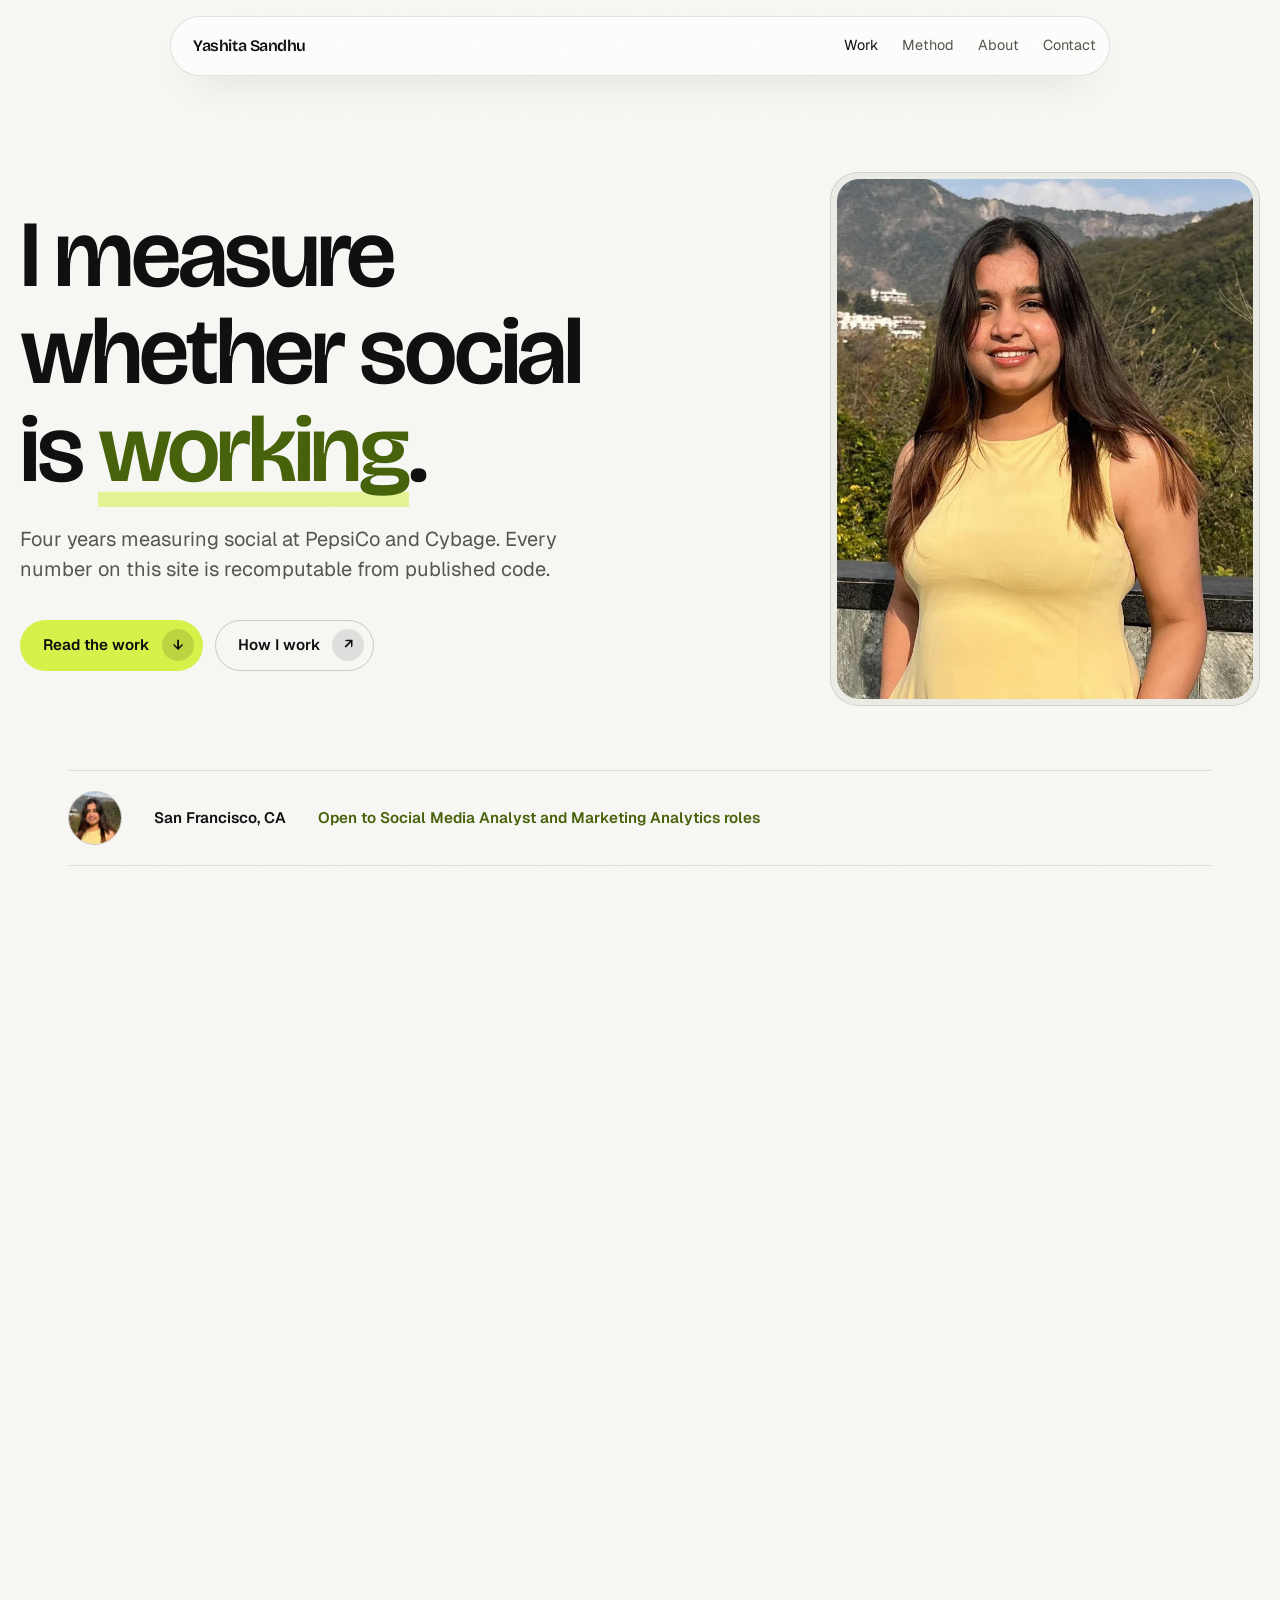
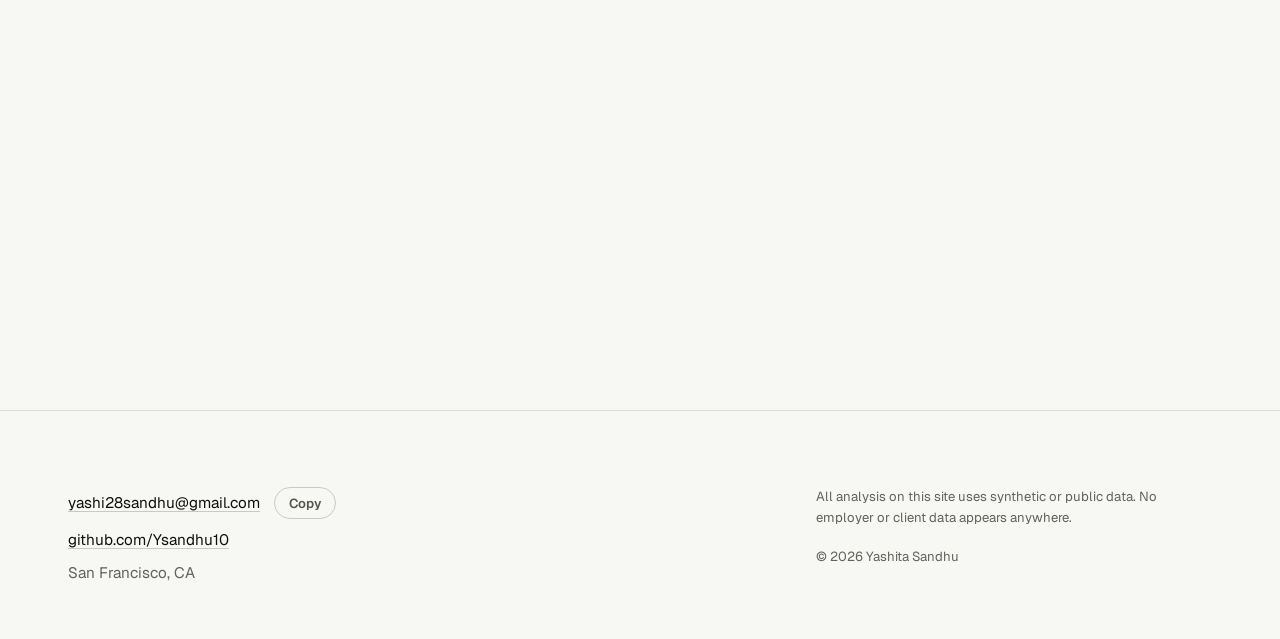
<file: index.html>
<!doctype html>
<html lang="en">
<head>
<meta charset="utf-8">
<meta name="viewport" content="width=device-width, initial-scale=1">

<title>Yashita Sandhu · Social Media Analyst</title>
<meta name="description" content="Social Media Analyst. Social listening, paid social measurement and competitive benchmarking, with the method published and every number recomputable.">
<meta name="author" content="Yashita Sandhu">
<link rel="canonical" href="https://yashitasandhu.com/">

<meta property="og:type" content="website">
<meta property="og:site_name" content="Yashita Sandhu">
<meta property="og:title" content="Yashita Sandhu · Social Media Analyst">
<meta property="og:description" content="Social listening, paid social measurement and competitive benchmarking, with the method published and every number recomputable.">
<meta property="og:url" content="https://yashitasandhu.com/">
<meta property="og:image" content="https://yashitasandhu.com/assets/og/home.png">
<meta property="og:image:width" content="1200">
<meta property="og:image:height" content="630">
<meta property="og:image:alt" content="Yashita Sandhu, Social Media Analyst">
<meta name="twitter:card" content="summary_large_image">
<meta name="twitter:title" content="Yashita Sandhu · Social Media Analyst">
<meta name="twitter:description" content="Social listening, paid social measurement and competitive benchmarking, with the method published and every number recomputable.">
<meta name="twitter:image" content="https://yashitasandhu.com/assets/og/home.png">

<meta name="theme-color" content="#F7F7F4">
<link rel="icon" href="assets/favicon.svg" type="image/svg+xml">

<link rel="preconnect" href="https://fonts.googleapis.com">
<link rel="preconnect" href="https://fonts.gstatic.com" crossorigin>
<link rel="stylesheet" href="https://fonts.googleapis.com/css2?family=Bricolage+Grotesque:opsz,wght@12..96,400..700&family=Geist:wght@400;500;600&display=swap">
<link rel="stylesheet" href="assets/css/site.css">

<script type="application/ld+json">
{
  "@context": "https://schema.org",
  "@type": "Person",
  "name": "Yashita Sandhu",
  "jobTitle": "Social Media Analyst",
  "url": "https://yashitasandhu.com/",
  "email": "mailto:yashi28sandhu@gmail.com",
  "address": { "@type": "PostalAddress", "addressLocality": "San Francisco", "addressRegion": "CA", "addressCountry": "US" },
  "image": "https://yashitasandhu.com/assets/img/yashita-portrait.webp",
  "sameAs": ["https://github.com/Ysandhu10"],
  "knowsAbout": ["Social Listening","Paid Social Measurement","Competitive Benchmarking","Campaign Performance Analysis","Content Strategy","Sprinklr","Google Analytics 4","Meta Insights","Tableau"]
}
</script>
</head>
<body>
<a href="#main" class="skip">Skip to content</a>

<nav class="nav" aria-label="Primary">
  <div class="nav-in">
    <a href="./" class="nav-brand">Yashita Sandhu</a>
    <div class="nav-links">
      <a href="./" aria-current="page">Work</a>
      <a href="method/">Method</a>
      <a href="about/">About</a>
      <a href="about/#contact">Contact</a>
    </div>
  </div>
</nav>

<main id="main">

<header class="hero shell">
  <div class="hero-grid">
    <div>
      <h1>I measure whether social is&nbsp;<span class="lit">working</span>.</h1>
      <p class="sub">Four years measuring social at PepsiCo and Cybage. Every number on this site is recomputable from published code.</p>
      <div class="btn-row">
        <a class="btn" href="#featured">Read the work <span class="cap" aria-hidden="true">↓</span></a>
        <a class="btn ghost" href="method/">How I work <span class="cap" aria-hidden="true">↗</span></a>
      </div>
    </div>
    <div class="portrait bezel">
      <div class="core">
        <img src="assets/img/yashita-portrait.webp" width="720" height="900"
             alt="Yashita Sandhu" fetchpriority="high" decoding="async">
      </div>
    </div>
  </div>
</header>

<section class="shell" aria-label="Availability">
  <div class="avail">
    <img class="face" src="assets/img/yashita-avatar.webp" width="440" height="440"
         alt="Yashita Sandhu" loading="lazy" decoding="async">
    <span><b>San Francisco, CA</b></span>
    <span class="open">Open to Social Media Analyst and Marketing Analytics roles</span>
    <!-- WORK AUTHORIZATION. Add one unambiguous sentence here once verified against
         her I-20 / EAD. Ambiguity is the most common instant cut for this candidate
         profile; an inaccurate statement is a rescinded offer. Pattern:
         <span>Authorized to work in the US on F-1 OPT through <date></span> -->
  </div>
</section>

<section class="marks shell rise" aria-label="Background">
  <div class="marks-row" style="margin-bottom:1.5rem">
    <span class="mark">PepsiCo</span>
    <span class="mark">Cybage</span>
    <span class="mark">Hult</span>
  </div>
  <div class="marks-row">
    <span class="mark-sm">Sprinklr</span>
    <span class="mark-sm">Hootsuite</span>
    <span class="mark-sm">Google Analytics 4</span>
    <span class="mark-sm">Meta Insights</span>
    <span class="mark-sm">Meta Ads Manager</span>
    <span class="mark-sm">Tableau</span>
  </div>
</section>

<!-- Featured case, fully evidenced inline. If the reader clicks nothing,
     they have still seen one complete piece of thinking. -->
<section class="band shell" id="featured">
  <div class="band-head wide rise">
    <p class="eyebrow">Selected work</p>
    <h2>Share of voice is lying to you</h2>
  </div>

  <div class="col rise">
    <p class="lede">
      Reported as raw mention count, share of voice treats a product recall as a marketing win. The
      brand being dragged across the internet posts its best month on record, and the deck says it is
      winning. Here is what that costs, measured across six competing brands.
    </p>
  </div>

  <dl class="glance rise">
    <div><dt>The question</dt><dd>Which brand owns the conversation, once you stop counting complaints as wins?</dd></div>
    <div><dt>Data</dt><dd>22,319 mentions across six brands, one quarter. Synthetic and disclosed.</dd></div>
    <div><dt>Method</dt><dd>Explainable sentiment, taxonomy for reporting, NMF on the residual for discovery.</dd></div>
    <div><dt>Decision it drives</dt><dd>Where to defend, where to amplify, and which spike is a real crisis.</dd></div>
  </dl>

  <div class="metrics rise">
    <div class="metric">
      <span class="n dn">&minus;13.7<sup>pts</sup></span>
      <span class="t">Solara's share, corrected</span>
      <span class="how">13.7% of all mentions, 0.0% of the favourable ones. Quality share weights volume by net sentiment, computed in <code>src/sov.py</code>.</span>
    </div>
    <div class="metric">
      <span class="n up">+15.8<sup>pts</sup></span>
      <span class="t">Verdant's share, corrected</span>
      <span class="how">16.5% of volume converting to 32.3% of goodwill, the largest positive gap in the set. Same measure, same window.</span>
    </div>
    <div class="metric">
      <span class="n">16.5<sup>&times;</sup></span>
      <span class="t">Crisis caught on day one</span>
      <span class="how">Modified z-score 20.2 against a trailing median baseline that excludes the day under test. Next-highest alert that quarter: 4.7.</span>
    </div>
  </div>

  <figure class="rise">
    <p class="fig-head">Two brands hold a tenth of the conversation and none of the goodwill. Volume alone hides it completely.</p>
    <svg viewBox="0 0 680 330" role="img" aria-label="Dumbbell chart comparing volume share of voice against sentiment-weighted quality share of voice for six brands. Solara and Halcyon both fall to zero quality share.">
      <g class="svg-tick" text-anchor="middle">
        <text x="150" y="322">0%</text><text x="244" y="322">10%</text><text x="338" y="322">20%</text>
        <text x="432" y="322">30%</text><text x="526" y="322">40%</text><text x="620" y="322">50%</text>
      </g>
      <g class="svg-rule" stroke-width="1">
        <line x1="150" y1="26" x2="150" y2="300"></line>
        <line x1="244" y1="26" x2="244" y2="300" stroke-dasharray="2 5"></line>
        <line x1="338" y1="26" x2="338" y2="300" stroke-dasharray="2 5"></line>
        <line x1="432" y1="26" x2="432" y2="300" stroke-dasharray="2 5"></line>
        <line x1="526" y1="26" x2="526" y2="300" stroke-dasharray="2 5"></line>
        <line x1="620" y1="26" x2="620" y2="300" stroke-dasharray="2 5"></line>
      </g>

      <text class="svg-lbl" x="450" y="18" text-anchor="middle">volume</text>
      <text class="svg-lbl" x="570" y="18" text-anchor="middle" fill="var(--accent)">quality</text>

      <text class="svg-lbl" x="140" y="50" text-anchor="end">Northwind</text>
      <line x1="450" y1="46" x2="571" y2="46" stroke="var(--accent)" stroke-width="2"></line>
      <circle cx="450" cy="46" r="5" fill="var(--ground)" stroke="var(--dv-mute)" stroke-width="1.5"></circle>
      <circle cx="571" cy="46" r="6" fill="var(--accent)"></circle>
      <text class="svg-val" x="586" y="50" fill="var(--accent)">44.8%</text>

      <text class="svg-lbl" x="140" y="92" text-anchor="end">Cascade Co</text>
      <line x1="272" y1="88" x2="349" y2="88" stroke="var(--dv-neg)" stroke-width="2"></line>
      <circle cx="349" cy="88" r="5" fill="var(--ground)" stroke="var(--dv-mute)" stroke-width="1.5"></circle>
      <circle cx="272" cy="88" r="6" fill="var(--dv-neg)"></circle>
      <text class="svg-val" x="258" y="92" text-anchor="end" fill="var(--dv-neg)">13.0%</text>

      <text class="svg-lbl" x="140" y="134" text-anchor="end">Verdant</text>
      <line x1="305" y1="130" x2="453" y2="130" stroke="var(--accent)" stroke-width="2"></line>
      <circle cx="305" cy="130" r="5" fill="var(--ground)" stroke="var(--dv-mute)" stroke-width="1.5"></circle>
      <circle cx="453" cy="130" r="6" fill="var(--accent)"></circle>
      <text class="svg-val" x="468" y="134" fill="var(--accent)">32.3%</text>

      <text class="svg-lbl" x="140" y="176" text-anchor="end">Solara</text>
      <line x1="150" y1="172" x2="279" y2="172" stroke="var(--dv-neg)" stroke-width="2"></line>
      <circle cx="279" cy="172" r="5" fill="var(--ground)" stroke="var(--dv-mute)" stroke-width="1.5"></circle>
      <circle cx="150" cy="172" r="6" fill="var(--dv-neg)"></circle>
      <text class="svg-val" x="294" y="176" fill="var(--dv-neg)">0.0%</text>

      <text class="svg-lbl" x="140" y="218" text-anchor="end">Halcyon</text>
      <line x1="150" y1="214" x2="245" y2="214" stroke="var(--dv-neg)" stroke-width="2"></line>
      <circle cx="245" cy="214" r="5" fill="var(--ground)" stroke="var(--dv-mute)" stroke-width="1.5"></circle>
      <circle cx="150" cy="214" r="6" fill="var(--dv-neg)"></circle>
      <text class="svg-val" x="260" y="218" fill="var(--dv-neg)">0.0%</text>

      <text class="svg-lbl" x="140" y="260" text-anchor="end">Pinecrest</text>
      <line x1="214" y1="256" x2="244" y2="256" stroke="var(--accent)" stroke-width="2"></line>
      <circle cx="214" cy="256" r="5" fill="var(--ground)" stroke="var(--dv-mute)" stroke-width="1.5"></circle>
      <circle cx="244" cy="256" r="6" fill="var(--accent)"></circle>
      <text class="svg-val" x="259" y="260" fill="var(--accent)">10.0%</text>

      <text class="svg-lbl" x="150" y="288" fill="var(--dv-neg)">Both fall to zero. Every mention is a complaint.</text>
    </svg>
    <figcaption>
      Volume share (hollow) against sentiment-weighted quality share (solid). Six brands, 22,319
      mentions, one quarter of synthetic data. Computed with <code>share_of_voice()</code>, reproduces
      on a clean checkout.
    </figcaption>
  </figure>

  <div class="col rise">
    <p>
      Solara holds 13.7% of all mentions and 0.0% of the favourable ones. Halcyon holds 10.1% and,
      again, 0.0%. On a volume dashboard both look like mid-table competitors worth planning against.
      Weight the same mentions by sentiment and the share they hold turns out to be entirely complaint.
    </p>
    <p>
      The mirror image matters just as much. Verdant converts 16.5% of volume into 32.3% of favourable
      conversation, the largest positive gap in the set, while a volume ranking puts it fourth. The gap
      between the two dots is the finding, and a single-number chart cannot express it.
    </p>
    <div class="btn-row" style="margin-top:2rem">
      <a class="btn ghost" href="work/share-of-voice/">Read the full case study <span class="cap" aria-hidden="true">↗</span></a>
    </div>
  </div>
</section>

<section class="band shell">
  <div class="band-head rise"><h2>Two more, in full</h2></div>
  <div class="pair">
    <a class="wcard rise" href="work/paid-social/">
      <div class="wcard-body">
        <h3>Three ways creative tests get called wrong</h3>
        <p>Four A/B tests, four different verdicts. Why "not significant" and "no difference" are opposite findings, and what peeking at a running test really costs.</p>
        <div class="wcard-figs">
          <span><b>$1.5M</b><i>delivery tested</i></span>
          <span><b>4</b><i>verdicts, not two</i></span>
        </div>
        <span class="go">Read the case study <span class="cap" aria-hidden="true">→</span></span>
      </div>
      <div class="wcard-art bezel"><div class="core">
        <img src="assets/img/case-paid-card.webp" width="1600" height="900" alt="Four thin horizontal bars of light at different depths, one noticeably shorter and dimmer" loading="lazy" decoding="async">
      </div></div>
    </a>
    <a class="wcard rise" href="work/content-cockpit/">
      <div class="wcard-body">
        <h3>Your engagement rate doesn't match mine</h3>
        <p>Two people pull the same month and get numbers three times apart. One definition, aggregate rates, and timing advice with a sample-size floor.</p>
        <div class="wcard-figs">
          <span><b>48.4%</b><i>of reach on one platform</i></span>
          <span><b>1.50x</b><i>Reels against calendar space</i></span>
        </div>
        <span class="go">Read the case study <span class="cap" aria-hidden="true">→</span></span>
      </div>
      <div class="wcard-art bezel"><div class="core">
        <img src="assets/img/case-content-card.webp" width="1600" height="900" alt="A stack of translucent planes at different depths, one dramatically larger and edge-lit" loading="lazy" decoding="async">
      </div></div>
    </a>
  </div>
</section>

<section class="band shell">
  <div class="col rise">
    <h2 style="margin-bottom:1.6rem">A note on confidential work</h2>
    <p class="lede" style="margin-bottom:1.4rem">
      Everything published here runs on synthetic or public data. Nothing from PepsiCo or Cybage
      appears on this site. No exports, no screenshots, no indexed figures, no anonymised client numbers.
    </p>
    <p>
      That is a deliberate choice rather than a gap. Social listening runs on public conversation by
      definition, so the method can be demonstrated in full without touching anything an employer owns.
      The synthetic generators plant known events at known dates, which means the pipeline can be
      tested against ground truth rather than admired. A real export could never support that.
    </p>
    <p>
      What I can talk about in an interview is the decisions the work drove. What I will not do is
      publish an employer's numbers.
    </p>
  </div>
</section>

</main>

<footer class="foot">
  <div class="shell foot-in">
    <div class="foot-links">
      <!-- LINKEDIN goes first in this list once the handle is confirmed:
           <a href="https://www.linkedin.com/in/HANDLE">LinkedIn</a>
           A candidate URL exists (linkedin.com/in/yashitasandhu) but it came from a
           README whose sibling GitHub link 404s, so it is unverified. Do not ship
           it until someone opens it. -->
      <span class="contact-row"><a id="footmail" href="mailto:yashi28sandhu@gmail.com">yashi28sandhu@gmail.com</a><button class="copy" data-copy="yashi28sandhu@gmail.com" data-target="footmail" type="button">Copy</button></span>
      <a href="https://github.com/Ysandhu10">github.com/Ysandhu10</a>
      <span style="color:var(--ink-faint)">San Francisco, CA</span>
    </div>
    <div class="foot-note">
      <p>All analysis on this site uses synthetic or public data. No employer or client data appears anywhere.</p>
      <p>&copy; 2026 Yashita Sandhu</p>
    </div>
  </div>
</footer>

<script src="assets/js/reveal.js?v=2" defer></script>
</body>
</html>
</file>
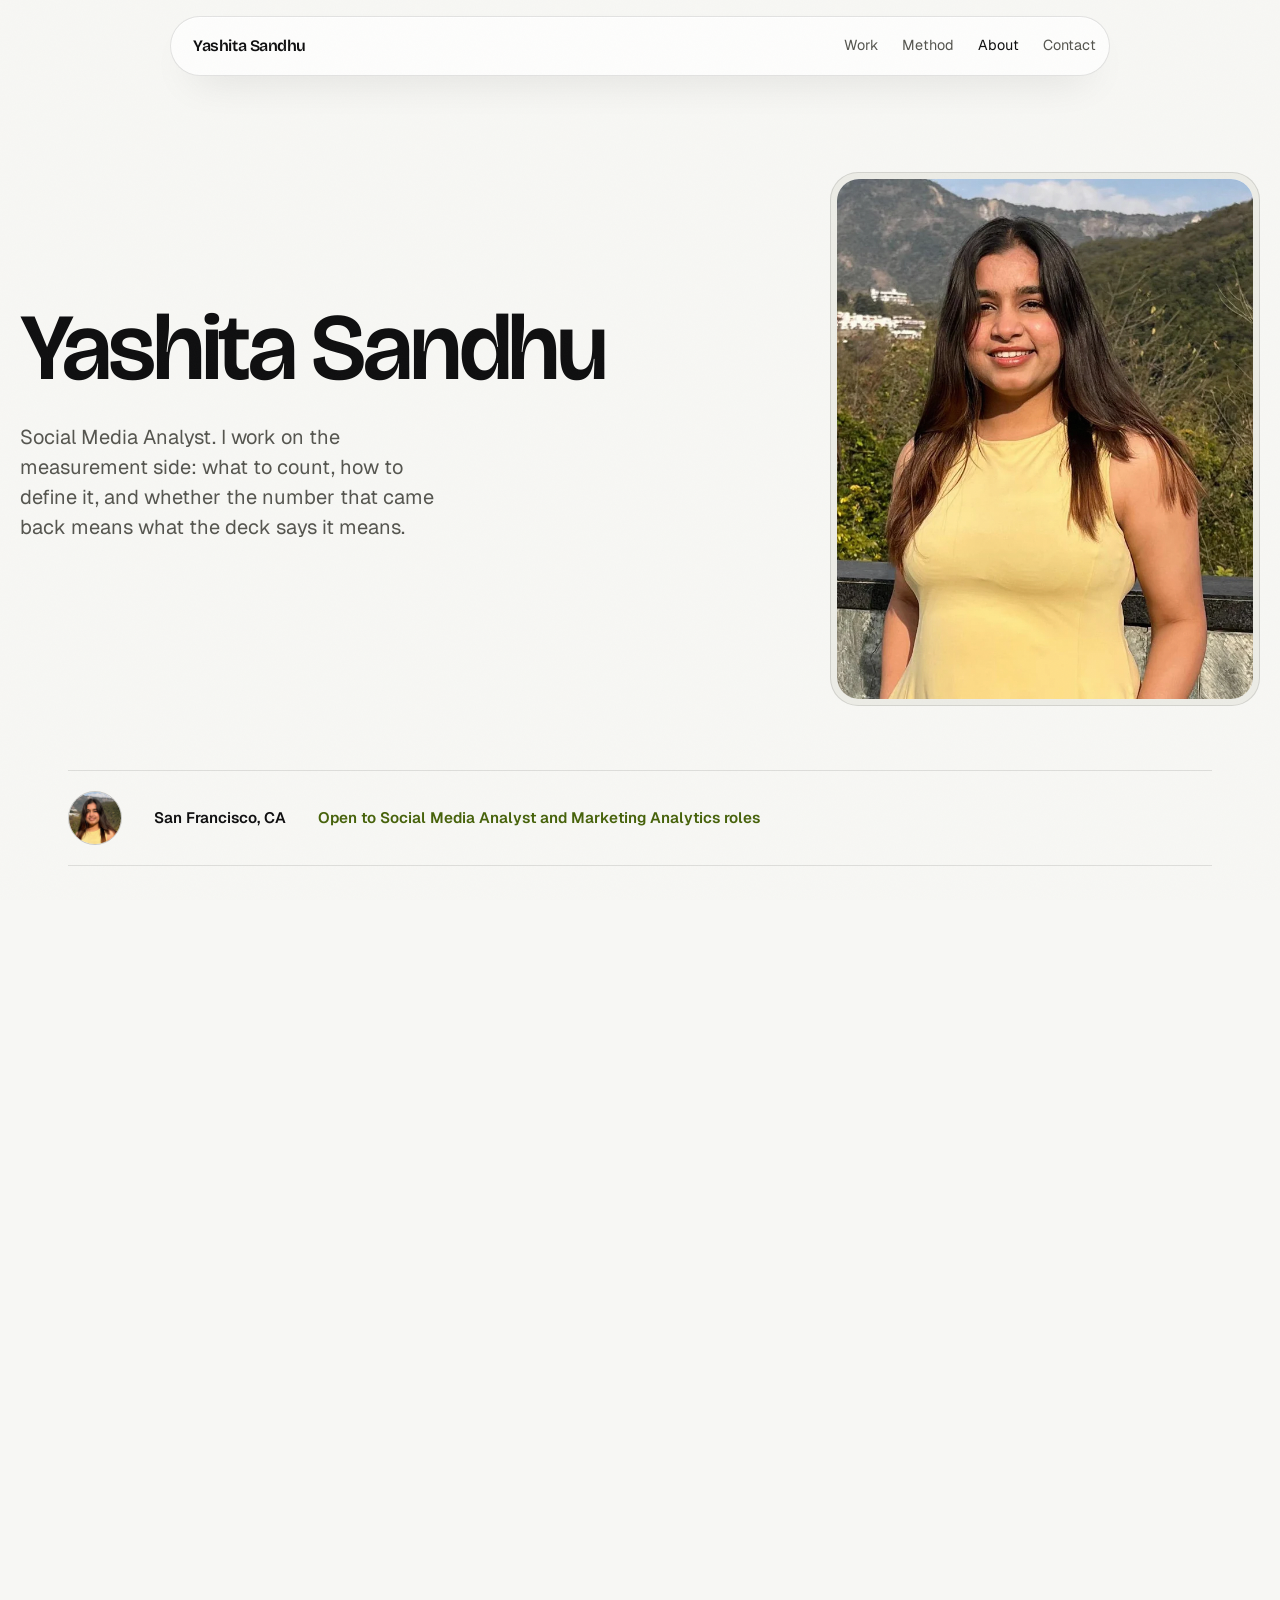
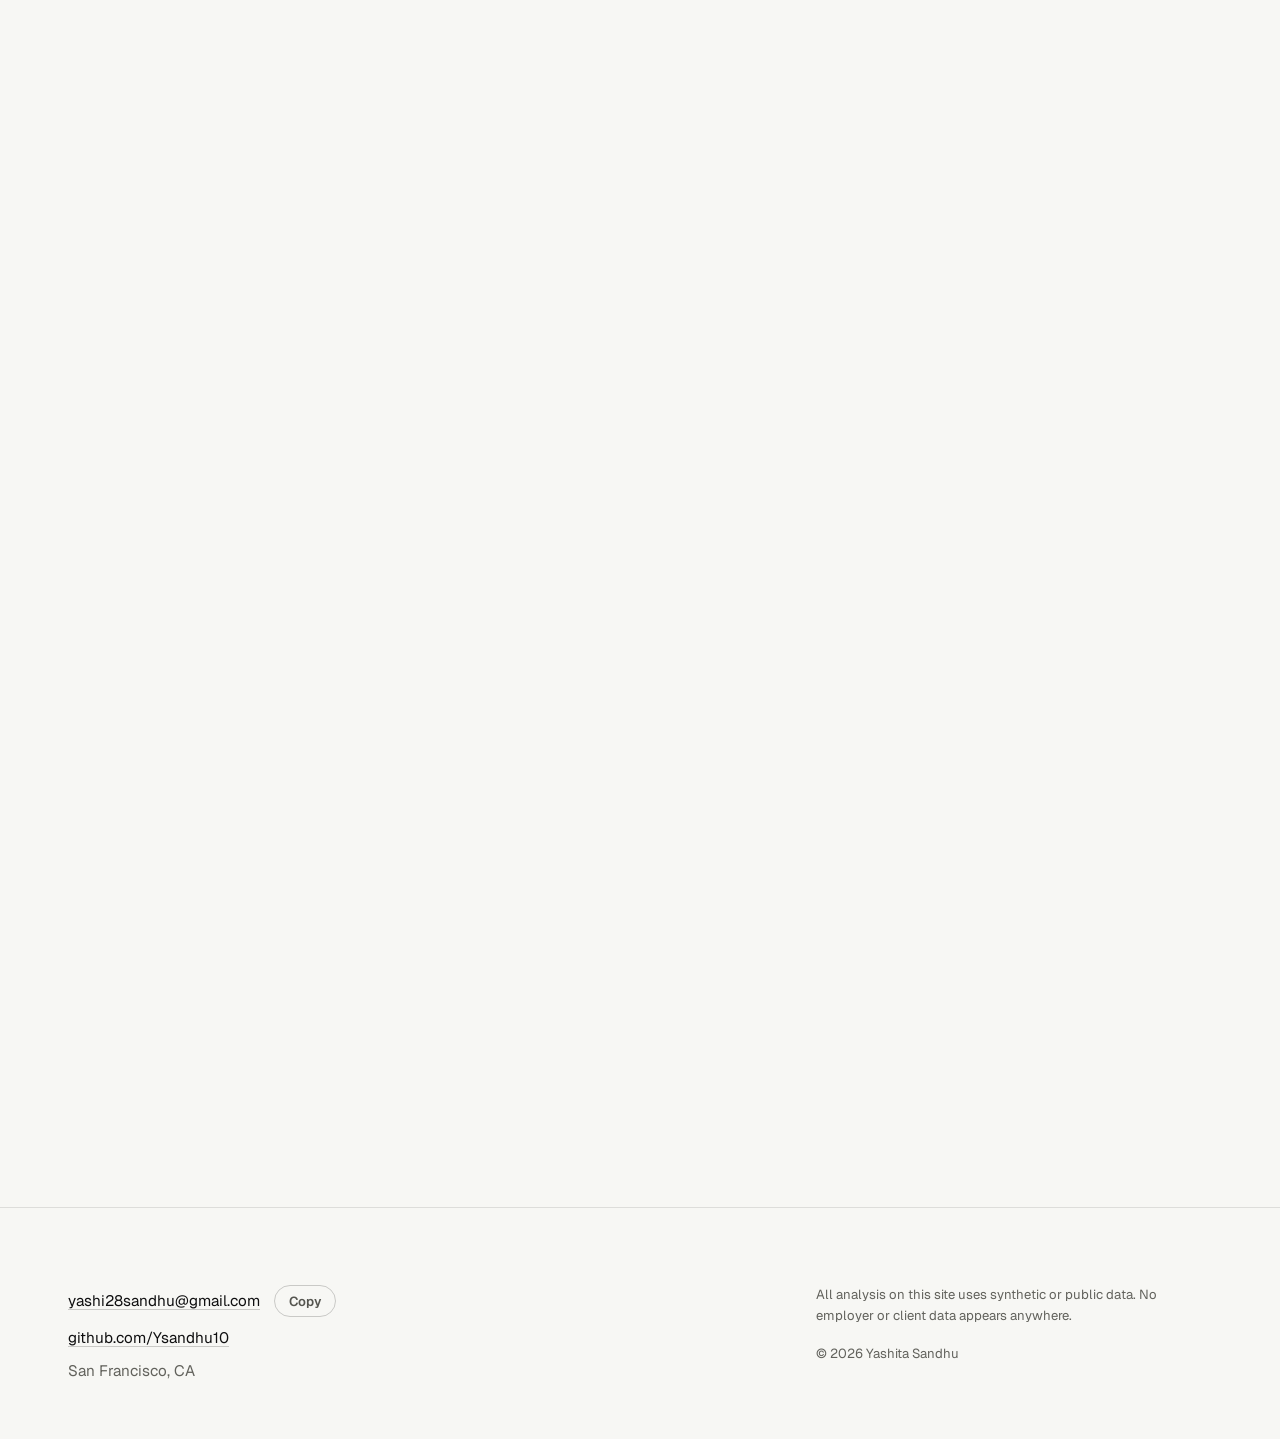
<file: about/index.html>
<!doctype html>
<html lang="en">
<head>
<meta charset="utf-8">
<meta name="viewport" content="width=device-width, initial-scale=1">

<title>About Yashita Sandhu</title>
<meta name="description" content="Social Media Analyst, four years across PepsiCo and Cybage. Social listening, paid social measurement and competitive benchmarking for brand, creative and paid-media teams.">
<meta name="author" content="Yashita Sandhu">
<link rel="canonical" href="https://yashitasandhu.com/about/">

<meta property="og:type" content="article">
<meta property="og:site_name" content="Yashita Sandhu">
<meta property="og:title" content="About Yashita Sandhu">
<meta property="og:description" content="Social Media Analyst, four years across PepsiCo and Cybage. Social listening, paid social measurement and competitive benchmarking for brand, creative and paid-media teams.">
<meta property="og:url" content="https://yashitasandhu.com/about/">
<meta property="og:image" content="https://yashitasandhu.com/assets/og/about.png">
<meta property="og:image:width" content="1200">
<meta property="og:image:height" content="630">
<meta property="og:image:alt" content="About Yashita Sandhu">
<meta name="twitter:card" content="summary_large_image">
<meta name="twitter:title" content="About Yashita Sandhu">
<meta name="twitter:description" content="Social Media Analyst, four years across PepsiCo and Cybage. Social listening, paid social measurement and competitive benchmarking for brand, creative and paid-media teams.">
<meta name="twitter:image" content="https://yashitasandhu.com/assets/og/about.png">

<meta name="theme-color" content="#F7F7F4">
<link rel="icon" href="../assets/favicon.svg" type="image/svg+xml">

<link rel="preconnect" href="https://fonts.googleapis.com">
<link rel="preconnect" href="https://fonts.gstatic.com" crossorigin>
<link rel="stylesheet" href="https://fonts.googleapis.com/css2?family=Bricolage+Grotesque:opsz,wght@12..96,400..700&family=Geist:wght@400;500;600&display=swap">
<link rel="stylesheet" href="../assets/css/site.css">
</head>
<body>
<a href="#main" class="skip">Skip to content</a>

<nav class="nav" aria-label="Primary">
  <div class="nav-in">
    <a href="../" class="nav-brand">Yashita Sandhu</a>
    <div class="nav-links">
      <a href="../#featured">Work</a>
      <a href="../method/">Method</a>
      <a href="../about/" aria-current="page">About</a>
      <a href="../about/#contact">Contact</a>
    </div>
  </div>
</nav>

<main id="main">

<header class="hero shell">
  <div class="hero-grid">
    <div>
      <h1>Yashita Sandhu</h1>
      <p class="sub" style="max-width:34ch">
        Social Media Analyst. I work on the measurement side: what to count, how to define it, and
        whether the number that came back means what the deck says it means.
      </p>
    </div>
    <div class="portrait bezel">
      <div class="core">
        <img src="../assets/img/yashita-portrait.webp" width="720" height="900"
             alt="Yashita Sandhu" fetchpriority="high" decoding="async">
      </div>
    </div>
  </div>
</header>

<section class="shell" aria-label="Availability">
  <div class="avail">
    <img class="face" src="../assets/img/yashita-avatar.webp" width="440" height="440"
         alt="" loading="lazy" decoding="async">
    <span><b>San Francisco, CA</b></span>
    <span class="open">Open to Social Media Analyst and Marketing Analytics roles</span>
    <!-- WORK AUTHORIZATION. One unambiguous sentence here once verified against
         her I-20 / EAD. Must match the resume header and LinkedIn About verbatim. -->
  </div>
</section>

<div class="shell">
<article class="prose">

<div class="rise" style="margin-top:3rem">
<p>
  My route in was not a straight line. I read Hotel Management at Huddersfield, moved into corporate
  social at Cybage, and took an MS in International Business with Analytics at Hult in San Francisco to
  put proper measurement behind the instinct. The hospitality background matters more than it sounds.
  Both jobs are about noticing what a stranger actually experienced, rather than what you intended them
  to.
</p>
<p>
  At Cybage I ran corporate and employer-brand social across three platforms, worked with HR and Talent
  Acquisition on recruitment-facing campaigns, and built the monthly reporting that went to leadership.
  At PepsiCo I work on campaign and always-on social measurement: listening, competitive benchmarking,
  paid and organic performance, and the weekly reporting that brand and paid-media teams plan against.
</p>
</div>

<h2 class="rise">What I am actually good at</h2>
<div class="rise">
<p>
  Defining a metric so two people compute it the same way. Telling a real movement apart from noise.
  Saying clearly when a number cannot answer the question that was asked, which is more often than most
  reporting admits.
</p>
<p>
  The three pieces of work on this site are self-directed. I built them because the failures they
  address, sentiment-blind share of voice, tests called on a p-value alone, engagement rates that
  disagree with themselves, are ones I have watched cause real arguments in real reporting meetings. I
  wanted to be able to show the fix rather than describe it.
</p>
</div>
</article>
</div>

<div class="shell">
<div class="stack rise" style="margin:3rem 0">
  <div>
    <h4>Listening and analytics</h4>
    <ul>
      <li>Sprinklr</li><li>Hootsuite</li><li>Meta Insights</li>
      <li>Google Analytics 4</li><li>Meta Ads Manager</li>
    </ul>
  </div>
  <div>
    <h4>Measurement</h4>
    <ul>
      <li>Social listening and sentiment</li><li>Competitive benchmarking</li>
      <li>Campaign performance analysis</li><li>A/B testing and segmentation</li>
      <li>KPI definition and reporting</li>
    </ul>
  </div>
  <div>
    <h4>Reporting and content</h4>
    <ul>
      <li>Tableau</li><li>Excel, pivot-heavy</li>
      <li>Content strategy</li><li>Content calendar management</li>
    </ul>
  </div>
</div>
</div>

<div class="shell">
<div class="chunks rise" style="margin-bottom:3rem">
  <div class="chunk bezel"><div class="core">
    <h4>Experience</h4>
    <dl>
      <div><dt>Social Media Analyst, PepsiCo</dt><dd>USA. August 2025 to present.</dd></div>
      <div><dt>Social Media Analyst, Cybage Software</dt><dd>India. June 2021 to July 2024.</dd></div>
    </dl>
  </div></div>
  <div class="chunk bezel"><div class="core">
    <h4>Education</h4>
    <dl>
      <div><dt>MS, International Business with Analytics</dt>
        <dd>Hult International Business School, San Francisco. 2024 to 2025.</dd></div>
      <div><dt>BA Hons, Hotel Management</dt>
        <dd>University of Huddersfield. 2019 to 2023.</dd></div>
    </dl>
  </div></div>
  <div class="chunk bezel"><div class="core">
    <h4>Certifications</h4>
    <dl>
      <div><dt>2025</dt><dd>Generative AI for Marketing and Advertising. Data Visualization with
        Tableau. Social Media Content and Strategy. Data Analysis Using Excel.</dd></div>
      <div><dt>2022</dt><dd>Google Digital Marketing.</dd></div>
    </dl>
  </div></div>
</div>
</div>

<div class="shell">
<article class="prose">

<!-- BEFORE PUBLISHING: the three "approximately 15/20/25 percent" resume claims
     must each be restated in falsifiable form (metric with denominator, movement,
     window, comparison basis) or replaced with a decision-class statement carrying
     no figure. They must not ship as-is. -->

<h2 class="rise">A note on confidential work</h2>
<div class="rise">
<p>
  Everything published on this site runs on synthetic or public data. Nothing from PepsiCo or Cybage
  appears anywhere. No exports, no screenshots, no indexed figures, no anonymised client numbers.
</p>
<p>
  That is a deliberate position rather than a gap. Social listening runs on public conversation by
  definition, so the method can be shown in full without touching anything an employer owns. What I can
  discuss in an interview is the decisions the work drove. What I will not do is publish an employer's
  numbers.
</p>
</div>

<h2 class="rise" id="contact">Get in touch</h2>
<div class="note rise contact-card">
  <div class="contact-row">
    <a class="contact-mail" id="mainmail" href="mailto:yashi28sandhu@gmail.com">yashi28sandhu@gmail.com</a>
    <button class="copy" data-copy="yashi28sandhu@gmail.com" data-target="mainmail" type="button">Copy</button>
  </div>
  <p style="margin:0;font-size:.9rem;color:var(--ink-faint)">
    Based in San Francisco, CA. Open to Social Media Analyst and Marketing Analytics roles.
  </p>
  <!-- LinkedIn (first link, once confirmed) and the rebuilt resume PDF
       (/assets/yashita-sandhu-resume.pdf) both belong here. -->
</div>

</article>
</div>

</main>

<footer class="foot">
  <div class="shell foot-in">
    <div class="foot-links">
      <!-- LINKEDIN goes first in this list once the handle is confirmed:
           <a href="https://www.linkedin.com/in/HANDLE">LinkedIn</a> -->
      <span class="contact-row"><a id="footmail" href="mailto:yashi28sandhu@gmail.com">yashi28sandhu@gmail.com</a><button class="copy" data-copy="yashi28sandhu@gmail.com" data-target="footmail" type="button">Copy</button></span>
      <a href="https://github.com/Ysandhu10">github.com/Ysandhu10</a>
      <span style="color:var(--ink-faint)">San Francisco, CA</span>
    </div>
    <div class="foot-note">
      <p>All analysis on this site uses synthetic or public data. No employer or client data appears anywhere.</p>
      <p>&copy; 2026 Yashita Sandhu</p>
    </div>
  </div>
</footer>

<script src="../assets/js/reveal.js?v=2" defer></script>
</body>
</html>
</file>
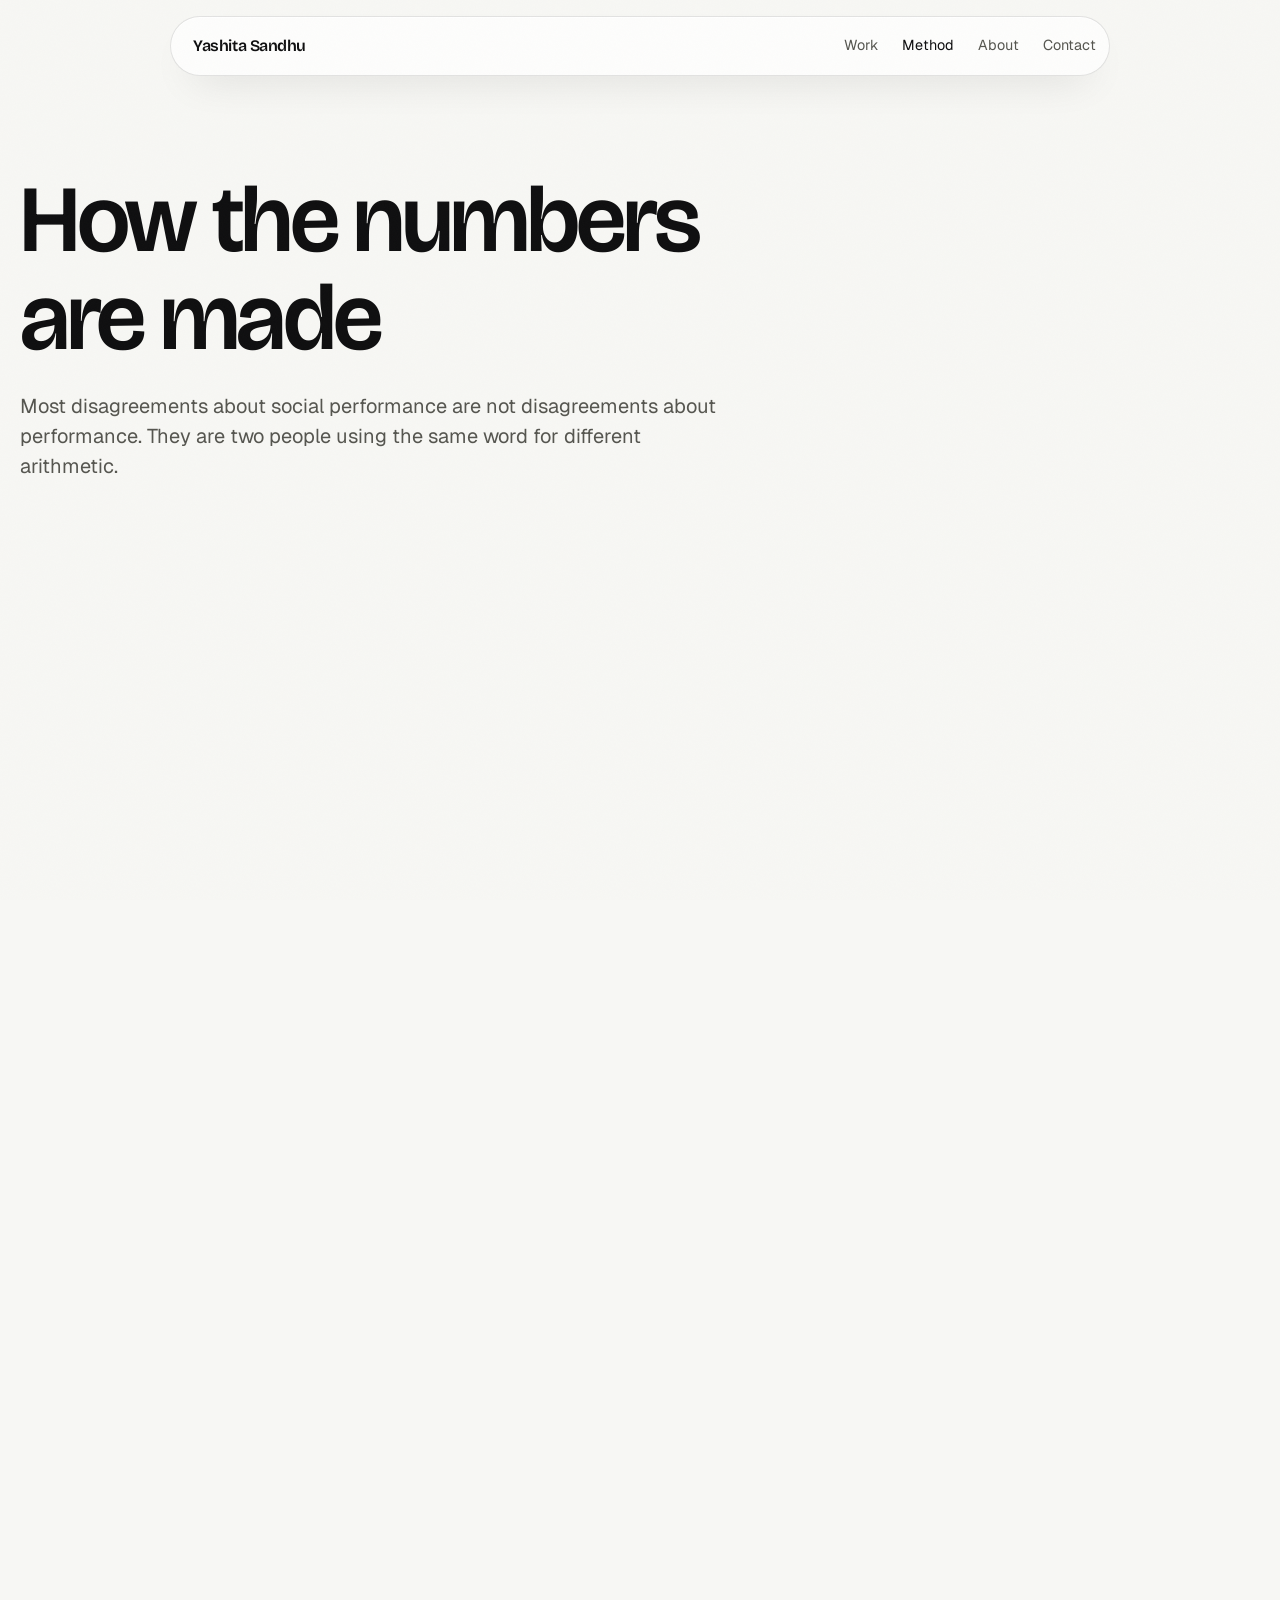
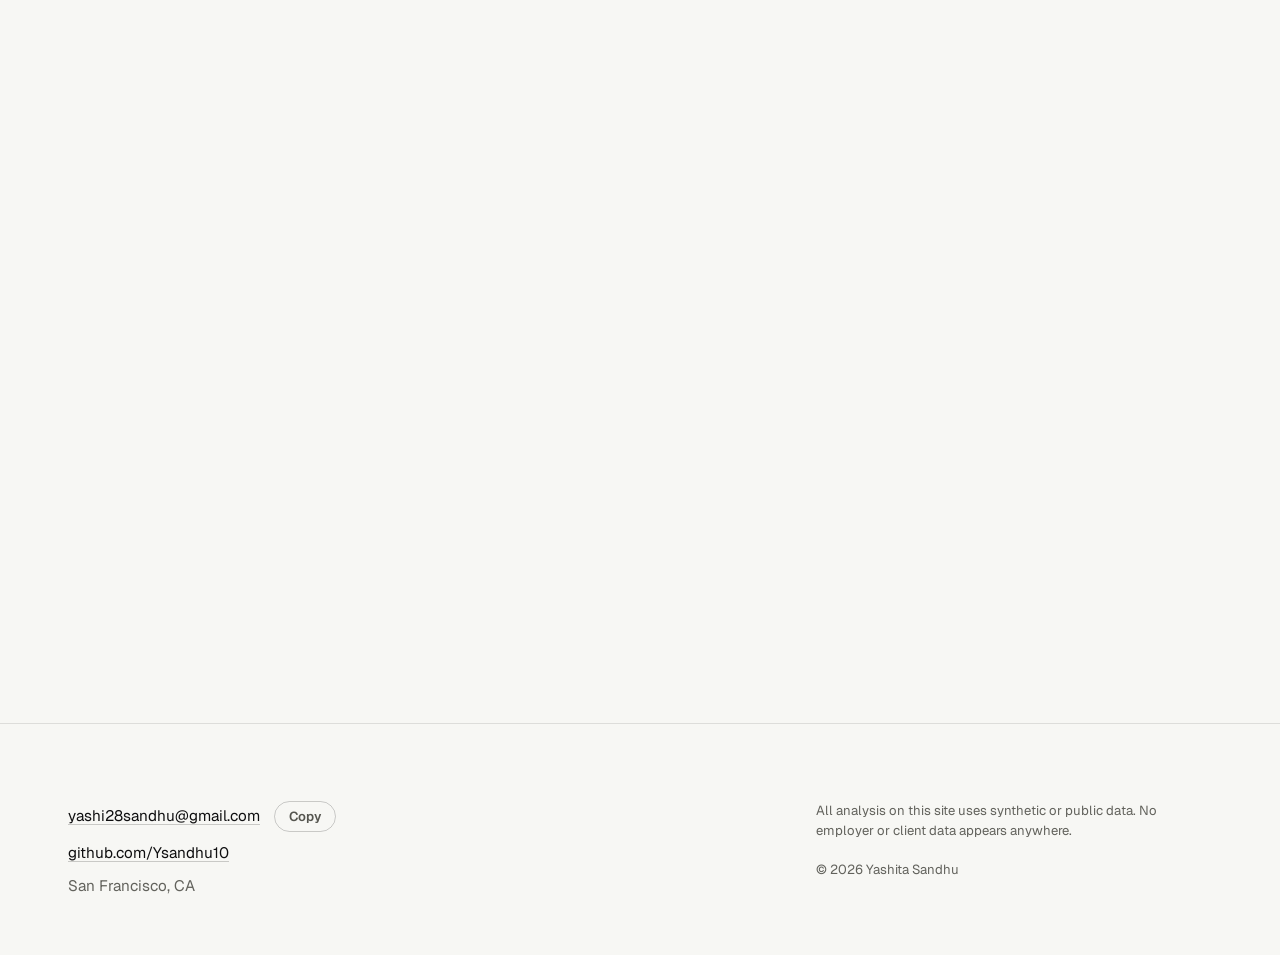
<file: method/index.html>
<!doctype html>
<html lang="en">
<head>
<meta charset="utf-8">
<meta name="viewport" content="width=device-width, initial-scale=1">

<title>Method</title>
<meta name="description" content="How the numbers are made: the metric dictionary, the Boolean taxonomy architecture behind social listening, and the QA checklist every report passes before it goes out.">
<meta name="author" content="Yashita Sandhu">
<link rel="canonical" href="https://yashitasandhu.com/method/">

<meta property="og:type" content="article">
<meta property="og:site_name" content="Yashita Sandhu">
<meta property="og:title" content="Method">
<meta property="og:description" content="How the numbers are made: the metric dictionary, the Boolean taxonomy architecture behind social listening, and the QA checklist every report passes before it goes out.">
<meta property="og:url" content="https://yashitasandhu.com/method/">
<meta property="og:image" content="https://yashitasandhu.com/assets/og/method.png">
<meta property="og:image:width" content="1200">
<meta property="og:image:height" content="630">
<meta property="og:image:alt" content="Method">
<meta name="twitter:card" content="summary_large_image">
<meta name="twitter:title" content="Method">
<meta name="twitter:description" content="How the numbers are made: the metric dictionary, the Boolean taxonomy architecture behind social listening, and the QA checklist every report passes before it goes out.">
<meta name="twitter:image" content="https://yashitasandhu.com/assets/og/method.png">

<meta name="theme-color" content="#F7F7F4">
<link rel="icon" href="../assets/favicon.svg" type="image/svg+xml">

<link rel="preconnect" href="https://fonts.googleapis.com">
<link rel="preconnect" href="https://fonts.gstatic.com" crossorigin>
<link rel="stylesheet" href="https://fonts.googleapis.com/css2?family=Bricolage+Grotesque:opsz,wght@12..96,400..700&family=Geist:wght@400;500;600&display=swap">
<link rel="stylesheet" href="../assets/css/site.css">
</head>
<body>
<a href="#main" class="skip">Skip to content</a>

<nav class="nav" aria-label="Primary">
  <div class="nav-in">
    <a href="../" class="nav-brand">Yashita Sandhu</a>
    <div class="nav-links">
      <a href="../#featured">Work</a>
      <a href="../method/" aria-current="page">Method</a>
      <a href="../about/">About</a>
      <a href="../about/#contact">Contact</a>
    </div>
  </div>
</nav>

<main id="main">

<header class="hero shell">
  <div class="col">
    <h1>How the numbers are made</h1>
    <p class="sub" style="max-width:54ch">
      Most disagreements about social performance are not disagreements about performance. They are two
      people using the same word for different arithmetic.
    </p>
  </div>
</header>

<div class="shell">
  <div class="bezel rise case-hero" style="margin-bottom:1rem">
    <div class="core">
      <img src="../assets/img/hero-signal.webp" width="1600" height="900"
           alt="A single luminous curve emerging from a dense field of scattered points"
           loading="lazy" decoding="async">
    </div>
  </div>
</div>

<div class="shell">
<article class="prose">

<h2 class="rise">Metric dictionary</h2>
<p class="rise">
  Each of these is defined once, in one place, and every figure on this site derives from that
  definition. The point is not that these are the only correct choices. It is that the choice is
  written down and does not drift between decks.
</p>
</article>
</div>

<div class="shell">
<div class="chunks rise" style="margin:2.5rem 0">
  <div class="chunk bezel"><div class="core">
    <h4>Engagement</h4>
    <dl>
      <div><dt>Engagement rate, reach-based</dt>
        <dd>Total engagements divided by total reach, aggregated across posts. The default.</dd></div>
      <div><dt>Engagement rate, follower-based</dt>
        <dd>Total engagements divided by follower count at period end. Roughly three times the
        reach-based figure. Reported separately and labelled, never mixed.</dd></div>
      <div><dt>Aggregate, not averaged</dt>
        <dd>Sum the numerators, sum the denominators, then divide. Averaging per-post rates lets a
        200-reach post count as much as a 200,000-reach one.</dd></div>
    </dl>
  </div></div>

  <div class="chunk bezel"><div class="core">
    <h4>Share of voice</h4>
    <dl>
      <div><dt>Volume share</dt>
        <dd>Brand mentions divided by all mentions in the category. Familiar and sentiment-blind. Kept
        because removing it starts an argument, but never shown alone.</dd></div>
      <div><dt>Quality share</dt>
        <dd>Volume weighted by net sentiment. The correction. The <em>gap</em> between this and volume
        share is the reportable finding.</dd></div>
      <div><dt>Crisis severity</dt>
        <dd>Modified z-score against a trailing 28-day median, excluding the day under test. A
        standard-deviation detector lets an incident inflate its own threshold and mask itself.</dd></div>
    </dl>
  </div></div>

  <div class="chunk bezel"><div class="core">
    <h4>Content and testing</h4>
    <dl>
      <div><dt>Format multiplier</dt>
        <dd>Share of platform reach divided by share of platform calendar. Above 1.0 a format earns
        more reach than the slots it takes. Computed within platform only.</dd></div>
      <div><dt>Practical significance</dt>
        <dd>A band agreed before a test runs. Separates "ruled a difference out" from "learned
        nothing". Set per test against production cost.</dd></div>
      <div><dt>Sample floor</dt>
        <dd>Day-part cells below 20 posts render blank rather than ranked. A blank cell is information.</dd></div>
    </dl>
  </div></div>
</div>
</div>

<div class="shell">
<article class="prose">

<h2 class="rise">Taxonomy architecture</h2>
<div class="rise">
<p>
  Listening platforms give you two ways to find themes, and they are good at different jobs. Using one
  for both is the most common way a listening programme becomes untrustworthy.
</p>
<p>
  A <strong>curated Boolean taxonomy</strong> owns the recurring reported numbers. It runs on
  everything, it is auditable, and it stays stable week to week. <strong>Unsupervised discovery</strong>
  runs only on the residual the taxonomy could not place, and its output is next month's taxonomy
  entries rather than this month's report.
</p>
<p>
  A model re-fit each week silently renumbers and reshapes its own topics, so "price mentions doubled"
  can mean the topic changed rather than the world did. For a figure in a recurring report, that is
  disqualifying. Equally, running discovery across the whole corpus just rediscovers the themes the
  rules already cover and buries the new signal underneath them.
</p>
<p>
  <strong>Coverage, not accuracy, is the health metric.</strong> Taxonomy accuracy on placed mentions
  is close to meaningless, because the rules were written against that vocabulary, so it measures
  consistency. Coverage falling is the real signal. It means the conversation moved and the rules did
  not.
</p>
</div>

<h2 class="rise">QA checklist</h2>
<p class="rise">Every recurring report passes this before it leaves my hands.</p>
<ul class="rise">
  <li><strong>Denominator stated.</strong> Every rate says what it is a rate <em>of</em>, in the label, not the footnote.</li>
  <li><strong>Window stated.</strong> Date range and comparison basis on the chart, not in the email body.</li>
  <li><strong>Sample size visible.</strong> Any cell or segment below the floor renders blank rather than ranked.</li>
  <li><strong>No pooled format comparisons.</strong> Formats compared within platform, because platform effects dwarf format effects.</li>
  <li><strong>Aggregate rates only.</strong> No mean-of-per-post-rates anywhere in the pipeline.</li>
  <li><strong>Significance separated from importance.</strong> A result carries an interval and is read against the practical threshold.</li>
  <li><strong>Nulls split in two.</strong> "Difference ruled out" and "test could not see" are reported as different findings.</li>
  <li><strong>Every headline number recomputable.</strong> If I cannot regenerate it from committed code on request, it does not ship.</li>
  <li><strong>Manual refreshes labelled as manual.</strong> Nothing is called live unless it is live.</li>
</ul>

<h2 class="rise">The code behind the case studies</h2>
<p class="rise">
  These are the working repositories, here for anyone who wants to check the arithmetic. The case
  studies are written to stand on their own without them.
</p>
</article>
</div>

<div class="shell" style="padding-bottom:2rem">
<div class="chunks rise">
  <div class="repo bezel"><div class="core">
    <h3>How I stop share of voice rewarding the brand having its worst week</h3>
    <p>
      Explainable lexicon sentiment, a taxonomy-first theme architecture with discovery over the
      residual, quality-weighted share of voice, and a crisis detector whose baseline cannot be
      contaminated by the event it is testing.
    </p>
    <div class="facts">
      <span>22,319 mentions</span><span>6 brands</span><span>33 tests</span>
      <span><a href="https://github.com/Ysandhu10/social-listening-engine">View source</a></span>
    </div>
  </div></div>

  <div class="repo bezel"><div class="core">
    <h3>How I tell "we ruled out a difference" apart from "the test learned nothing"</h3>
    <p>
      A/B evaluation with confidence intervals against a practical-significance threshold, peeking risk
      measured on the actual data rather than described, Wilson intervals on small segments, and
      creative fatigue fitted on log click-through against frequency.
    </p>
    <div class="facts">
      <span>$1.5M spend</span><span>240 creatives</span><span>36 tests</span>
      <span><a href="https://github.com/Ysandhu10/paid-social-campaign-analyzer">View source</a></span>
    </div>
  </div></div>

  <div class="repo bezel"><div class="core">
    <h3>How I define an engagement rate so a 200-reach post can't outvote a 200,000-reach one</h3>
    <p>
      Twelve KPIs defined once, aggregate rates throughout, day-part timing with a 20-post floor and
      blanked thin cells, within-platform format comparison, and an auto-written stakeholder narrative.
    </p>
    <div class="facts">
      <span>2,092 posts</span><span>4 platforms</span><span>28 tests</span>
      <span><a href="https://github.com/Ysandhu10/social-media-data-dashboard">View source</a></span>
    </div>
  </div></div>
</div>
</div>

<div class="shell">
<div class="note warn rise" style="margin-top:2rem">
  <h4>A note on the data in all three</h4>
  <p>
    All synthetic, seeded and reproducible. No employer or client data appears in any of them. Each
    generator plants known events at known dates, which is what makes the pipelines testable against
    ground truth rather than merely plausible.
  </p>
</div>
</div>

</main>

<footer class="foot">
  <div class="shell foot-in">
    <div class="foot-links">
      <!-- LINKEDIN goes first in this list once the handle is confirmed:
           <a href="https://www.linkedin.com/in/HANDLE">LinkedIn</a> -->
      <span class="contact-row"><a id="footmail" href="mailto:yashi28sandhu@gmail.com">yashi28sandhu@gmail.com</a><button class="copy" data-copy="yashi28sandhu@gmail.com" data-target="footmail" type="button">Copy</button></span>
      <a href="https://github.com/Ysandhu10">github.com/Ysandhu10</a>
      <span style="color:var(--ink-faint)">San Francisco, CA</span>
    </div>
    <div class="foot-note">
      <p>All analysis on this site uses synthetic or public data. No employer or client data appears anywhere.</p>
      <p>&copy; 2026 Yashita Sandhu</p>
    </div>
  </div>
</footer>

<script src="../assets/js/reveal.js?v=2" defer></script>
</body>
</html>
</file>
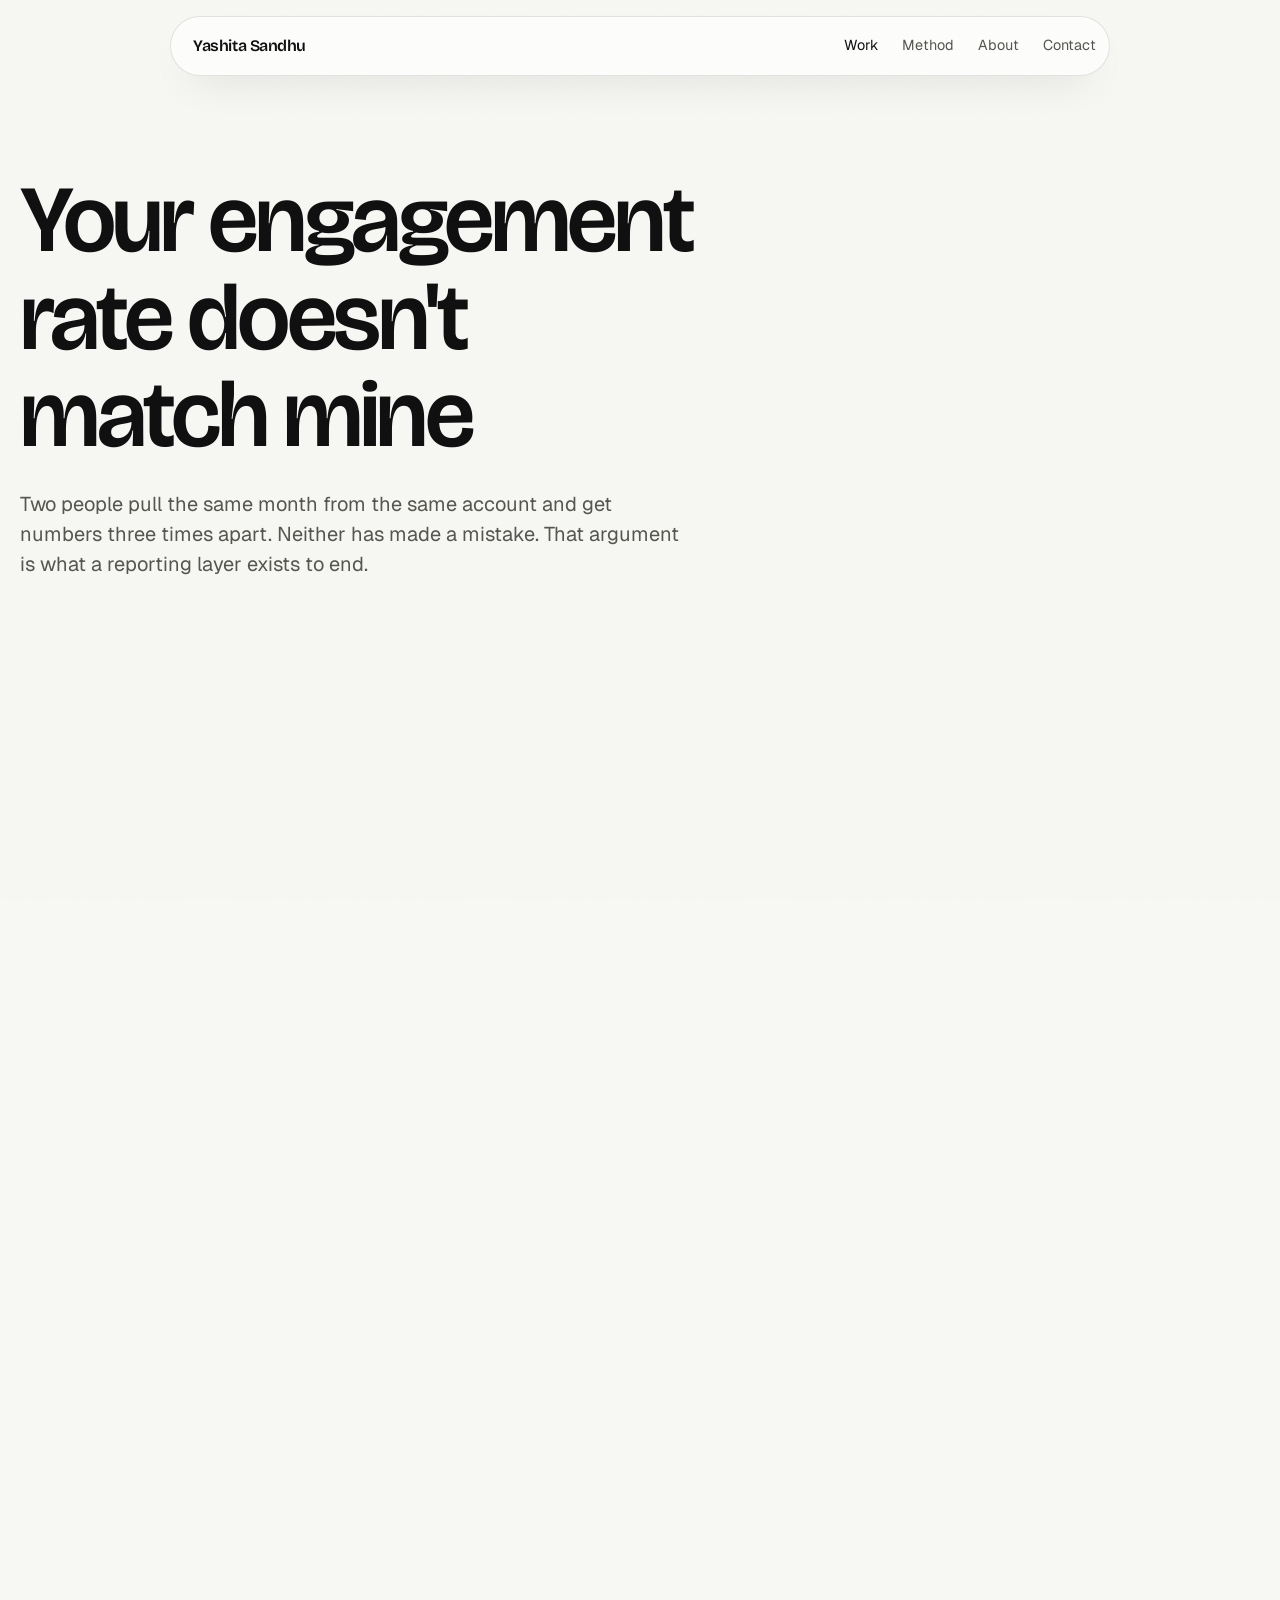
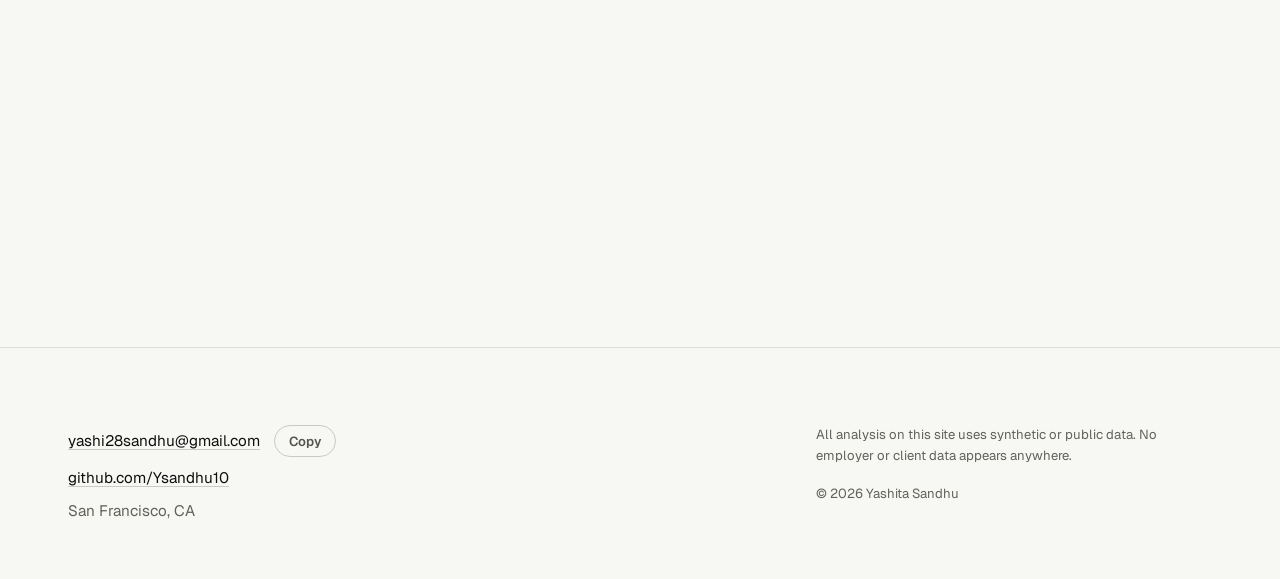
<file: work/content-cockpit/index.html>
<!doctype html>
<html lang="en">
<head>
<meta charset="utf-8">
<meta name="viewport" content="width=device-width, initial-scale=1">

<title>Your Engagement Rate Doesn't Match Mine</title>
<meta name="description" content="2,092 posts across four platforms. One definition of engagement rate, timing advice with a sample-size floor, and format comparisons that measure format instead of platform.">
<meta name="author" content="Yashita Sandhu">
<link rel="canonical" href="https://yashitasandhu.com/work/content-cockpit/">

<meta property="og:type" content="article">
<meta property="og:site_name" content="Yashita Sandhu">
<meta property="og:title" content="Your Engagement Rate Doesn't Match Mine">
<meta property="og:description" content="2,092 posts across four platforms. One definition of engagement rate, timing advice with a sample-size floor, and format comparisons that measure format instead of platform.">
<meta property="og:url" content="https://yashitasandhu.com/work/content-cockpit/">
<meta property="og:image" content="https://yashitasandhu.com/assets/og/content-cockpit.png">
<meta property="og:image:width" content="1200">
<meta property="og:image:height" content="630">
<meta property="og:image:alt" content="Your Engagement Rate Doesn't Match Mine">
<meta name="twitter:card" content="summary_large_image">
<meta name="twitter:title" content="Your Engagement Rate Doesn't Match Mine">
<meta name="twitter:description" content="2,092 posts across four platforms. One definition of engagement rate, timing advice with a sample-size floor, and format comparisons that measure format instead of platform.">
<meta name="twitter:image" content="https://yashitasandhu.com/assets/og/content-cockpit.png">

<meta name="theme-color" content="#F7F7F4">
<link rel="icon" href="../../assets/favicon.svg" type="image/svg+xml">

<link rel="preconnect" href="https://fonts.googleapis.com">
<link rel="preconnect" href="https://fonts.gstatic.com" crossorigin>
<link rel="stylesheet" href="https://fonts.googleapis.com/css2?family=Bricolage+Grotesque:opsz,wght@12..96,400..700&family=Geist:wght@400;500;600&display=swap">
<link rel="stylesheet" href="../../assets/css/site.css">
</head>
<body>
<a href="#main" class="skip">Skip to content</a>

<nav class="nav" aria-label="Primary">
  <div class="nav-in">
    <a href="../../" class="nav-brand">Yashita Sandhu</a>
    <div class="nav-links">
      <a href="../../#featured" aria-current="page">Work</a>
      <a href="../../method/">Method</a>
      <a href="../../about/">About</a>
      <a href="../../about/#contact">Contact</a>
    </div>
  </div>
</nav>

<main id="main">

<header class="hero shell">
  <div class="col">
    <h1>Your engagement rate doesn't match mine</h1>
    <p class="sub" style="max-width:52ch">
      Two people pull the same month from the same account and get numbers three times apart. Neither
      has made a mistake. That argument is what a reporting layer exists to end.
    </p>
  </div>
</header>

<div class="shell">
  <div class="bezel rise case-hero" style="margin-bottom:1rem">
    <div class="core">
      <img src="../../assets/img/case-content.webp" width="1600" height="900"
           alt="A stack of translucent dark planes at different depths, one dramatically larger and edge-lit"
           fetchpriority="high" decoding="async">
    </div>
  </div>
</div>

<div class="shell">
  <dl class="glance rise">
    <div><dt>The question</dt><dd>Which content, on which platform, at which time, and what actually changed this week?</dd></div>
    <div><dt>Data</dt><dd>2,092 posts across Instagram, LinkedIn, TikTok and X, one year. Synthetic and disclosed.</dd></div>
    <div><dt>Method</dt><dd>Twelve KPIs defined once, aggregate rates only, day-parts with a 20-post floor, Mann-Whitney U within platform.</dd></div>
    <div><dt>Outcome</dt><dd>A concentration risk the dashboard was calling a win, and a concrete calendar reallocation.</dd></div>
  </dl>
</div>

<div class="shell">
<article class="prose">

<div class="note warn rise">
  <h4>On the data</h4>
  <p>
    Seeded synthetic data for a fictional direct-to-consumer beverage brand. No employer or client data
    appears anywhere in this project. The generator is modelled on how social data actually behaves,
    with heavy-tailed reach, format and day-part effects, a compounding follower base and paid-boost
    distortion, so the analysis code meets the same shapes it would meet in production.
  </p>
</div>

<h2 class="rise">Why it was hard</h2>
<p class="rise">
  Most social reporting fails in the same four ways, and all four produce a number that looks perfectly
  reasonable on a slide.
</p>

<div class="chunks rise" style="margin:2.5rem 0">
  <div class="chunk bezel"><div class="core">
    <h4>Definition failures</h4>
    <dl>
      <div><dt>"Your engagement rate doesn't match mine"</dt>
        <dd>Rate on reach and rate on followers are both correct and roughly three times apart. Both
        are computed, named separately, and defined once in one module.</dd></div>
      <div><dt>The headline rate disagrees with itself</dt>
        <dd>Averaging per-post rates lets a 200-reach post count as much as a 200,000-reach one.
        Aggregate only: total engagement divided by total reach.</dd></div>
    </dl>
  </div></div>
  <div class="chunk bezel"><div class="core">
    <h4>Sample-size failures</h4>
    <dl>
      <div><dt>"Best time to post: Friday 9pm" from five posts</dt>
        <dd>Day and hour cells hold two or three posts each, so one viral post crowns an empty slot.
        Recommendations run on day-parts with a 20-post floor, and thin cells render blank.</dd></div>
      <div><dt>"Carousels beat Reels" on a difference that is noise</dt>
        <dd>No significance test, and formats pooled across platforms. Mann-Whitney U with effect size,
        computed within each platform.</dd></div>
    </dl>
  </div></div>
</div>

<p class="rise">
  That last one is the subtle one. "Short video gets 2.5 times the reach share" sounds like a format
  finding, but short video only exists on TikTok, and TikTok engages at 2.4 times X's rate. A pooled
  format ranking is mostly measuring <em>the platform</em>. Every format comparison here is
  within-platform for exactly that reason.
</p>

<div class="pull rise">
  A metric that two people can compute differently is not a metric. It is a recurring meeting.
</div>

<h3 class="rise">The averaging trap, measured</h3>
<div class="rise">
<p>
  The mean of per-post engagement rates on this account is <strong>4.73%</strong>. The aggregate rate,
  total engagement divided by total reach, is <strong>5.32%</strong>. Same posts, same month, an 11%
  gap.
</p>
<p>
  Worth stating plainly: the direction of that gap is not fixed. It is commonly assumed that averaging
  inflates the headline, because small posts tend to show high percentage rates. Here it
  <em>deflates</em>, because on this account the high-reach posts also engage well. Which way it breaks
  depends on how reach and rate correlate in your data, and the only safe move is to stop averaging
  rates at all rather than to memorise a rule of thumb.
</p>
</div>

<h2 class="rise">What it found</h2>

<figure class="rise">
  <p class="fig-head">Half the account's reach depends on one recommendation algorithm, and that platform also engages best, so the dashboard reads it as a win.</p>
  <svg viewBox="0 0 680 250" role="img" aria-label="Bar chart of share of total reach by platform. TikTok holds 48.4 percent, Instagram 30.9, X 11.7, LinkedIn 9.0. Engagement rate is labelled at the end of each bar.">
    <text class="svg-lbl" x="0" y="16">Share of total reach</text>
    <text class="svg-lbl" x="660" y="16" text-anchor="end">Engagement rate</text>

    <text class="svg-lbl" x="0" y="46">TikTok</text>
    <rect x="95" y="32" width="452" height="20" fill="var(--accent)" rx="4"></rect>
    <text class="svg-val" x="557" y="47">48.4%</text>
    <text class="svg-val" x="660" y="47" text-anchor="end" fill="var(--accent)">6.1%</text>

    <text class="svg-lbl" x="0" y="88">Instagram</text>
    <rect x="95" y="74" width="289" height="20" fill="var(--ink-soft)" rx="4"></rect>
    <text class="svg-val" x="394" y="89">30.9%</text>
    <text class="svg-val" x="660" y="89" text-anchor="end">5.3%</text>

    <text class="svg-lbl" x="0" y="130">X</text>
    <rect x="95" y="116" width="109" height="20" fill="var(--ink-soft)" rx="4"></rect>
    <text class="svg-val" x="214" y="131">11.7%</text>
    <text class="svg-val" x="660" y="131" text-anchor="end" fill="var(--dv-neg)">2.5%</text>

    <text class="svg-lbl" x="0" y="172">LinkedIn</text>
    <rect x="95" y="158" width="84" height="20" fill="var(--ink-soft)" rx="4"></rect>
    <text class="svg-val" x="189" y="173">9.0%</text>
    <text class="svg-val" x="660" y="173" text-anchor="end">4.8%</text>

    <text class="svg-lbl" x="95" y="212" fill="var(--dv-neg)">Concentration risk, not a performance win. One algorithm change halves the account.</text>
    <text class="svg-tick" x="95" y="234">X carries 715 posts, the most of any platform, for 11.7% of reach.</text>
  </svg>
  <figcaption>
    Share of total reach by platform, 2,092 posts over one year. Engagement rate is the aggregate
    reach-based rate. TikTok's 6.1% against X's 2.5% is the 2.4 times multiple that makes pooled format
    rankings misleading.
  </figcaption>
</figure>

<div class="rise">
<p>
  TikTok carries 48.4% of reach <em>and</em> the highest engagement rate. A performance dashboard
  reports that as the account's strongest channel, which it is. The generated stakeholder narrative
  flags it as a concentration risk instead, because both facts are true at once. Half the account's
  reach sits behind a single recommendation algorithm that nobody in the room controls.
</p>
<p>
  The opposite problem sits two rows down. X takes 715 posts, more than any other platform, and returns
  11.7% of reach at the lowest engagement rate on the account. That is the clearest effort-against-return
  finding in the set, and it is invisible on any chart that ranks platforms by a single metric.
</p>
</div>

<figure class="rise">
  <p class="fig-head">On Instagram, Reels earn 1.5 times the reach their calendar space costs. Stories earn a quarter of theirs.</p>
  <svg viewBox="0 0 680 230" role="img" aria-label="Lollipop chart of Instagram format multipliers against a break-even line of one. Reels 1.50, Carousel 0.82, Static 0.47, Story 0.27.">
    <line x1="460" y1="24" x2="460" y2="184" stroke="var(--dv-mute)" stroke-width="1.5"></line>
    <text class="svg-tick" x="460" y="18" text-anchor="middle">1.0 break-even</text>
    <g class="svg-tick" text-anchor="middle">
      <text x="160" y="206">0</text><text x="310" y="206">0.5</text>
      <text x="460" y="206">1.0</text><text x="610" y="206">1.5</text>
    </g>

    <text class="svg-lbl" x="150" y="44" text-anchor="end">Reel</text>
    <line x1="460" y1="40" x2="610" y2="40" stroke="var(--accent)" stroke-width="2.5"></line>
    <circle cx="610" cy="40" r="6" fill="var(--accent)"></circle>
    <text class="svg-val" x="624" y="44" fill="var(--accent)">1.50</text>

    <text class="svg-lbl" x="150" y="84" text-anchor="end">Carousel</text>
    <line x1="406" y1="80" x2="460" y2="80" stroke="var(--ink-soft)" stroke-width="2.5"></line>
    <circle cx="406" cy="80" r="6" fill="var(--ink-soft)"></circle>
    <text class="svg-val" x="392" y="84" text-anchor="end">0.82</text>

    <text class="svg-lbl" x="150" y="124" text-anchor="end">Static</text>
    <line x1="301" y1="120" x2="460" y2="120" stroke="var(--dv-neg)" stroke-width="2.5"></line>
    <circle cx="301" cy="120" r="6" fill="var(--dv-neg)"></circle>
    <text class="svg-val" x="287" y="124" text-anchor="end" fill="var(--dv-neg)">0.47</text>

    <text class="svg-lbl" x="150" y="164" text-anchor="end">Story</text>
    <line x1="241" y1="160" x2="460" y2="160" stroke="var(--dv-neg)" stroke-width="2.5"></line>
    <circle cx="241" cy="160" r="6" fill="var(--dv-neg)"></circle>
    <text class="svg-val" x="227" y="164" text-anchor="end" fill="var(--dv-neg)">0.27</text>
  </svg>
  <figcaption>
    Multiplier is share of platform reach divided by share of platform calendar, Instagram only, 561
    posts. Above 1.0 a format earns more reach than the calendar space it takes. Reels are 42.6% of the
    Instagram calendar and 63.7% of its reach. Stories are 6.8% of the calendar and 1.8% of reach.
  </figcaption>
</figure>

<h2 class="rise">What I would report</h2>
<div class="rise">
<p>
  One engagement rate on the front page, reach-based and aggregate, with the follower-based figure
  available and labelled rather than hidden, so the second definition stops arriving as a surprise
  mid-meeting.
</p>
<p>
  Timing guidance moves to day-parts with a stated sample floor, and cells under the floor render blank
  rather than ranked. LinkedIn's weekend column stays mostly empty because the brand barely posts
  there, which is information, not a gap to fill with a guess.
</p>
<p>
  The concrete recommendation on this account is a calendar reallocation, not a vibe. Move Story and
  Static slots into Reels on Instagram, and audit whether 715 posts a year on X is defensible against
  11.7% of reach. Follower charts stay on independent scales per platform, because X's slowing growth
  is a real story that an Instagram-sized axis would hide entirely.
</p>
</div>

<h2 class="rise">Limitations, and what I would do differently</h2>
<div class="rise">
<p>
  Reach is a platform-reported number and platforms define it differently. Comparing reach across four
  of them is directionally useful and precisely wrong, and no amount of careful arithmetic fixes that.
  The format multiplier also treats calendar slots as interchangeable units of effort, which they are
  not. A Reel costs considerably more to produce than a Static, so a 1.5 times reach return is not
  automatically a 1.5 times return on effort.
</p>
<p>
  The 20-post floor is a judgement I picked for stability, not a derived threshold. It should be set
  from the variance in each account rather than copied across, and on a low-volume account it would
  blank almost everything. At that point the honest output is "we cannot answer this yet" rather than a
  lower floor.
</p>
<p>
  Given more time I would add paid-against-organic splits throughout, since boosted posts distort every
  reach-based rate on the page, and bring in a saves-and-shares-weighted quality measure. A save is
  worth considerably more than a like, and a flat engagement count treats them alike.
</p>
</div>

<div class="note rise">
  <h4>Artefacts</h4>
  <p>
    <a href="https://github.com/Ysandhu10/social-media-data-dashboard">Source and tests on GitHub</a>,
    <a href="../../method/">the metric dictionary and QA checklist</a>, and 28 tests passing on a clean
    checkout.
  </p>
</div>

</article>
</div>

<section class="band shell">
  <div class="pair">
    <a class="wcard rise" href="../share-of-voice/">
      <div class="wcard-body">
        <h3>Share of voice is lying to you</h3>
        <p>22,319 mentions across six brands, and the two holding a tenth of the conversation and none of the goodwill.</p>
          <div class="wcard-figs"><span><b>0.0%</b><i>quality share on 10% of volume</i></span><span><b>16.5x</b><i>crisis caught on day one</i></span></div>
        <span class="go">Read the case study <span class="cap" aria-hidden="true">&rarr;</span></span>
      </div>
      <div class="wcard-art bezel"><div class="core">
        <img src="../../assets/img/case-listening-card.webp" width="900" height="562" alt="Six translucent spheres floating in dark space, two glowing warm and the rest inert" loading="lazy" decoding="async">
      </div></div>
    </a>
    <a class="wcard rise" href="../paid-social/">
      <div class="wcard-body">
        <h3>Three ways creative tests get called wrong</h3>
        <p>$1.5M of delivery, four A/B tests, and why "not significant" and "no difference" are different findings.</p>
          <div class="wcard-figs"><span><b>$1.5M</b><i>delivery tested</i></span><span><b>4</b><i>verdicts, not two</i></span></div>
        <span class="go">Read the case study <span class="cap" aria-hidden="true">&rarr;</span></span>
      </div>
      <div class="wcard-art bezel"><div class="core">
        <img src="../../assets/img/case-paid-card.webp" width="900" height="562" alt="Four thin horizontal bars of light at different depths, one shorter and dimmer" loading="lazy" decoding="async">
      </div></div>
    </a>
  </div>
</section>

</main>

<footer class="foot">
  <div class="shell foot-in">
    <div class="foot-links">
      <!-- LINKEDIN goes first in this list once the handle is confirmed:
           <a href="https://www.linkedin.com/in/HANDLE">LinkedIn</a> -->
      <span class="contact-row"><a id="footmail" href="mailto:yashi28sandhu@gmail.com">yashi28sandhu@gmail.com</a><button class="copy" data-copy="yashi28sandhu@gmail.com" data-target="footmail" type="button">Copy</button></span>
      <a href="https://github.com/Ysandhu10">github.com/Ysandhu10</a>
      <span style="color:var(--ink-faint)">San Francisco, CA</span>
    </div>
    <div class="foot-note">
      <p>All analysis on this site uses synthetic or public data. No employer or client data appears anywhere.</p>
      <p>&copy; 2026 Yashita Sandhu</p>
    </div>
  </div>
</footer>

<script src="../../assets/js/reveal.js?v=2" defer></script>
</body>
</html>
</file>
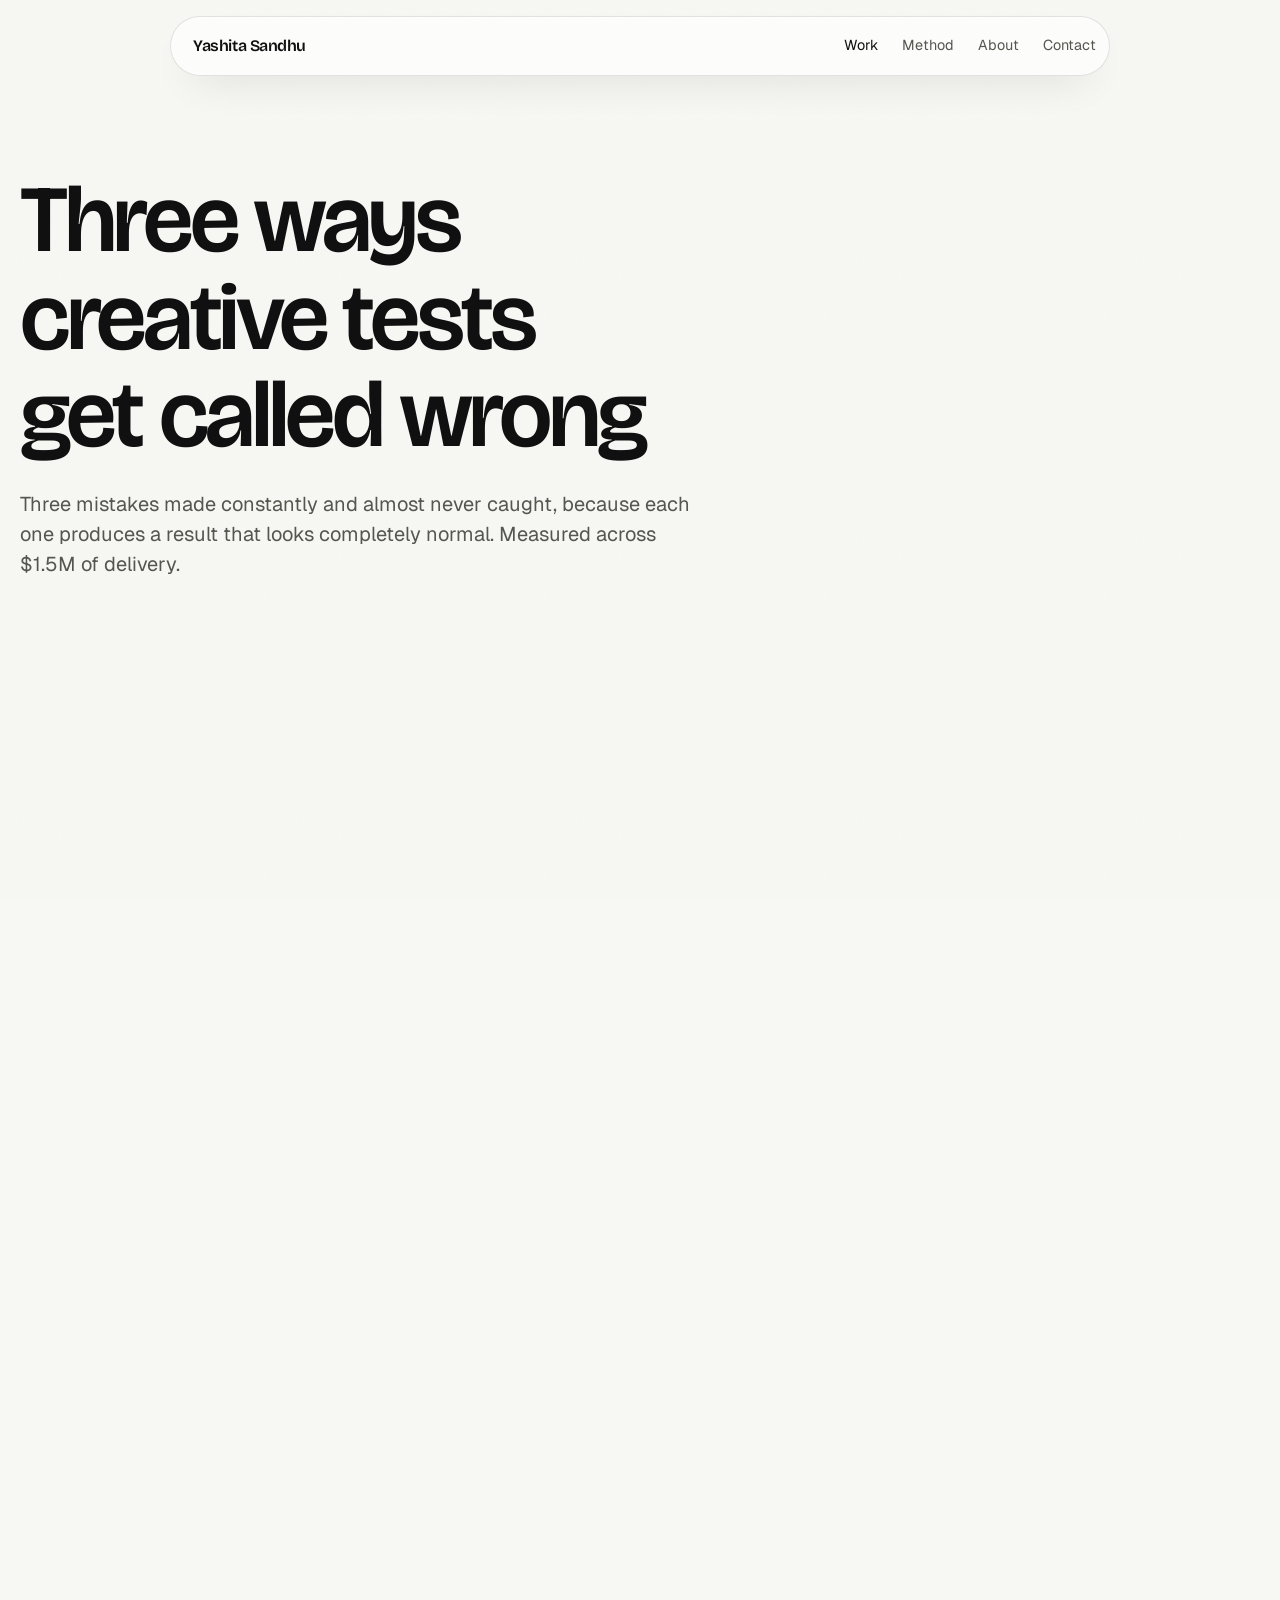
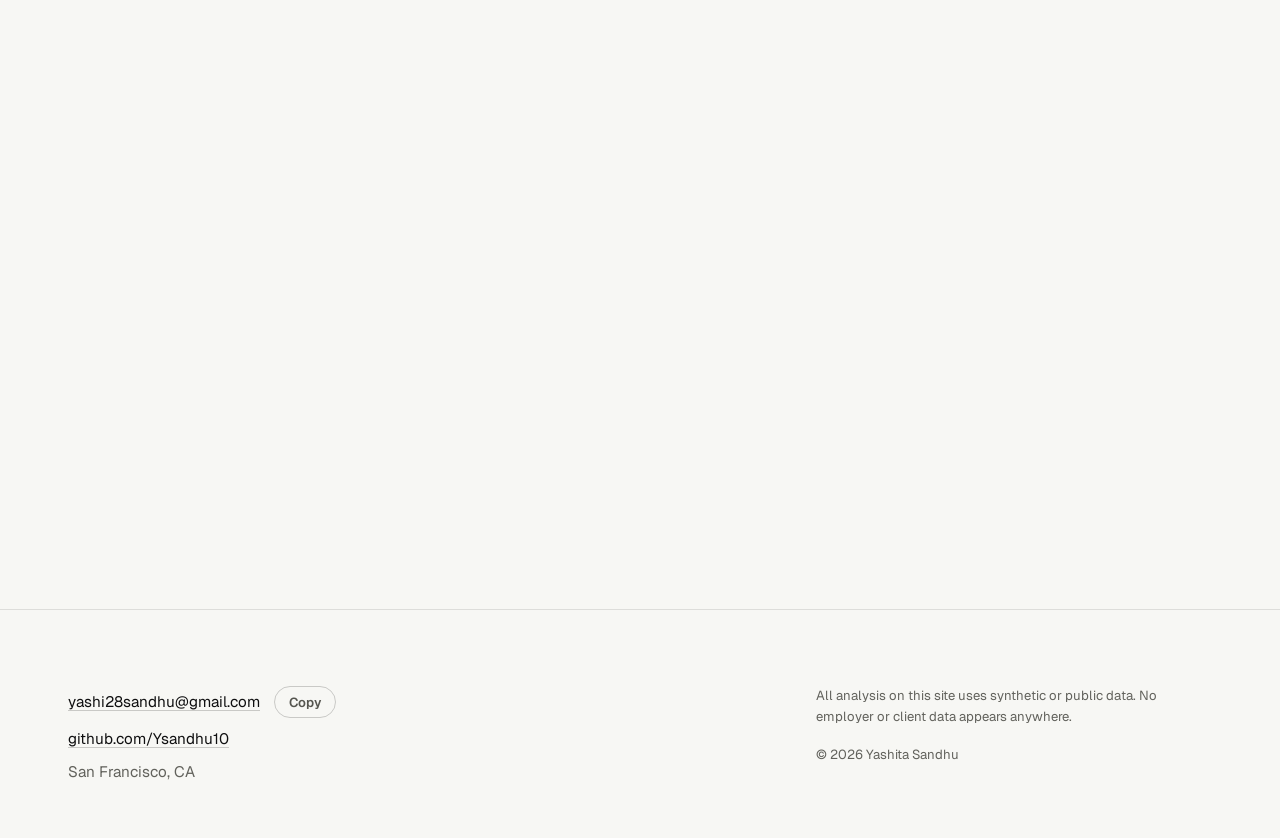
<file: work/paid-social/index.html>
<!doctype html>
<html lang="en">
<head>
<meta charset="utf-8">
<meta name="viewport" content="width=device-width, initial-scale=1">

<title>Three Ways Creative Tests Get Called Wrong</title>
<meta name="description" content="$1.5M of paid social delivery across four A/B tests. Why 'not significant' and 'no difference' are different findings, and what peeking at a running test actually costs.">
<meta name="author" content="Yashita Sandhu">
<link rel="canonical" href="https://yashitasandhu.com/work/paid-social/">

<meta property="og:type" content="article">
<meta property="og:site_name" content="Yashita Sandhu">
<meta property="og:title" content="Three Ways Creative Tests Get Called Wrong">
<meta property="og:description" content="$1.5M of paid social delivery across four A/B tests. Why 'not significant' and 'no difference' are different findings, and what peeking at a running test actually costs.">
<meta property="og:url" content="https://yashitasandhu.com/work/paid-social/">
<meta property="og:image" content="https://yashitasandhu.com/assets/og/paid-social.png">
<meta property="og:image:width" content="1200">
<meta property="og:image:height" content="630">
<meta property="og:image:alt" content="Three Ways Creative Tests Get Called Wrong">
<meta name="twitter:card" content="summary_large_image">
<meta name="twitter:title" content="Three Ways Creative Tests Get Called Wrong">
<meta name="twitter:description" content="$1.5M of paid social delivery across four A/B tests. Why 'not significant' and 'no difference' are different findings, and what peeking at a running test actually costs.">
<meta name="twitter:image" content="https://yashitasandhu.com/assets/og/paid-social.png">

<meta name="theme-color" content="#F7F7F4">
<link rel="icon" href="../../assets/favicon.svg" type="image/svg+xml">

<link rel="preconnect" href="https://fonts.googleapis.com">
<link rel="preconnect" href="https://fonts.gstatic.com" crossorigin>
<link rel="stylesheet" href="https://fonts.googleapis.com/css2?family=Bricolage+Grotesque:opsz,wght@12..96,400..700&family=Geist:wght@400;500;600&display=swap">
<link rel="stylesheet" href="../../assets/css/site.css">
</head>
<body>
<a href="#main" class="skip">Skip to content</a>

<nav class="nav" aria-label="Primary">
  <div class="nav-in">
    <a href="../../" class="nav-brand">Yashita Sandhu</a>
    <div class="nav-links">
      <a href="../../#featured" aria-current="page">Work</a>
      <a href="../../method/">Method</a>
      <a href="../../about/">About</a>
      <a href="../../about/#contact">Contact</a>
    </div>
  </div>
</nav>

<main id="main">

<header class="hero shell">
  <div class="col">
    <h1>Three ways creative tests get called wrong</h1>
    <p class="sub" style="max-width:52ch">
      Three mistakes made constantly and almost never caught, because each one produces a result that
      looks completely normal. Measured across $1.5M of delivery.
    </p>
  </div>
</header>

<div class="shell">
  <div class="bezel rise case-hero" style="margin-bottom:1rem">
    <div class="core">
      <img src="../../assets/img/case-paid.webp" width="1600" height="900"
           alt="Four thin horizontal bars of light at different depths, one noticeably shorter and dimmer"
           fetchpriority="high" decoding="async">
    </div>
  </div>
</div>

<div class="shell">
  <dl class="glance rise">
    <div><dt>The question</dt><dd>Which creative and audience combinations win, and is the lift real enough to move budget on?</dd></div>
    <div><dt>Data</dt><dd>$1.5M spend, 26 campaigns, 240 creatives, 13,510 daily delivery rows, four A/B tests.</dd></div>
    <div><dt>Method</dt><dd>Confidence intervals against a practical-significance threshold, peeking analysis, Wilson intervals on small segments.</dd></div>
    <div><dt>Outcome</dt><dd>Two clear wins, one meaningful null, one test that learned nothing. Not the same thing.</dd></div>
  </dl>
</div>

<div class="shell">
<article class="prose">

<div class="note warn rise">
  <h4>On the data</h4>
  <p>
    Seeded, reproducible, synthetic. No employer or client data appears anywhere in this project. Each
    A/B test is generated with a <strong>known true lift</strong>, including one genuine null, so the
    statistics can be checked against ground truth rather than trusted. Every observed interval below
    contains its planted value.
  </p>
</div>

<h2 class="rise">Why it was hard</h2>
<p class="rise">
  Paid social measurement is not hard because the maths is difficult. It is hard because the wrong
  answer is indistinguishable from the right one on the surface, and the person reading the deck has no
  way to tell them apart.
</p>

<h3 class="rise">Stopping the test the day it looks significant</h3>
<div class="rise">
<p>
  Checking a running test daily and stopping at the first <code>p &lt; 0.05</code> does not run a 5%
  false-positive test. Every extra look is another chance for noise to cross the line, and the
  effective error rate climbs with the number of looks. This is the single most common way a paid
  social test produces a confident, wrong answer.
</p>
<p>
  Rather than describe the risk, the analysis measures it on the actual test data, recomputing the
  p-value after each day and flagging the dangerous case explicitly: <strong>significant partway
  through, not significant at the end</strong>. That is a test an analyst watching daily would have
  shipped, and it is visible only if you look for it deliberately.
</p>
</div>

<h3 class="rise">Reporting a p-value with no interval</h3>
<p class="rise">
  "B wins, p=0.03" is not something a budget can move on. A 2% lift and a 40% lift can carry the same
  p-value at different sample sizes and imply opposite decisions. Every verdict here carries a
  confidence interval and is read against a <strong>practical-significance threshold of plus or minus
  10%</strong>, because a 1% improvement in click-through can be entirely real and still not justify
  re-shooting the creative.
</p>

<h3 class="rise">Reading "not significant" as "no difference"</h3>
<p class="rise">
  This is the one that quietly costs the most. A flat result on a thin test means <em>we learned
  nothing</em>, not <em>the variants are equal</em>, but it gets filed as a win for the control and
  shapes strategy for a year.
</p>

<div class="pull rise">
  Every non-significant result splits in two. Either the interval rules out a difference worth acting
  on, which is a real finding, or it does not, which means the test failed.
</div>

<h2 class="rise">What it found</h2>

<figure class="rise">
  <p class="fig-head">AB-03 and AB-04 are both "not significant" and they are not the same result. One ruled a difference out, the other could not see anything.</p>
  <svg viewBox="0 0 680 300" role="img" aria-label="Forest plot of four A/B tests showing observed lift with 95 percent confidence intervals against a practical significance band. AB-03's interval sits entirely inside the band while AB-04's extends well past it.">
    <rect x="229" y="20" width="137" height="212" fill="var(--shell)"></rect>
    <text class="svg-tick" x="297" y="250" text-anchor="middle">practical significance band</text>
    <line x1="297" y1="20" x2="297" y2="232" stroke="var(--dv-mute)" stroke-width="1"></line>
    <g class="svg-tick" text-anchor="middle">
      <text x="160" y="272">-20%</text><text x="297" y="272">0</text>
      <text x="434" y="272">+20%</text><text x="571" y="272">+40%</text>
    </g>

    <text class="svg-lbl" x="152" y="46" text-anchor="end">AB-01 Hook</text>
    <line x1="392" y1="42" x2="484" y2="42" stroke="var(--accent)" stroke-width="2.5"></line>
    <circle cx="438" cy="42" r="5" fill="var(--accent)"></circle>
    <line x1="448" y1="34" x2="448" y2="50" stroke="var(--ink)" stroke-width="1.5"></line>
    <text class="svg-val" x="498" y="46" fill="var(--accent)">+20.6%</text>

    <text class="svg-lbl" x="152" y="98" text-anchor="end">AB-02 Format</text>
    <line x1="471" y1="94" x2="587" y2="94" stroke="var(--accent)" stroke-width="2.5"></line>
    <circle cx="529" cy="94" r="5" fill="var(--accent)"></circle>
    <line x1="578" y1="86" x2="578" y2="102" stroke="var(--ink)" stroke-width="1.5"></line>
    <text class="svg-val" x="601" y="98" fill="var(--accent)">+33.8%</text>

    <text class="svg-lbl" x="152" y="150" text-anchor="end">AB-03 Copy</text>
    <line x1="234" y1="146" x2="326" y2="146" stroke="var(--ink-soft)" stroke-width="2.5"></line>
    <circle cx="280" cy="146" r="5" fill="var(--ink-soft)"></circle>
    <line x1="297" y1="138" x2="297" y2="154" stroke="var(--ink)" stroke-width="1.5"></line>
    <text class="svg-val" x="340" y="150" fill="var(--ink-soft)">-2.5%</text>

    <text class="svg-lbl" x="152" y="202" text-anchor="end">AB-04 Landing</text>
    <line x1="223" y1="198" x2="461" y2="198" stroke="var(--dv-neg)" stroke-width="2.5"></line>
    <circle cx="342" cy="198" r="5" fill="var(--dv-neg)"></circle>
    <line x1="338" y1="190" x2="338" y2="206" stroke="var(--ink)" stroke-width="1.5"></line>
    <text class="svg-val" x="475" y="202" fill="var(--dv-neg)">+6.6%</text>

    <text class="svg-lbl" x="340" y="166" fill="var(--ink-soft)">interval fits inside the band, difference ruled out</text>
    <text class="svg-lbl" x="475" y="218" fill="var(--dv-neg)">interval still allows +24%, test could not see</text>
    <text class="svg-lbl" x="601" y="18" text-anchor="end">vertical tick = true planted lift</text>
  </svg>
  <figcaption>
    Observed lift with 95% confidence intervals, four tests. The vertical tick on each interval is the
    generator's planted true value, and every interval contains it. The shaded band is the practical
    significance threshold, agreed before the test rather than after.
  </figcaption>
</figure>

<div class="chunks rise" style="margin:2.5rem 0">
  <div class="chunk bezel"><div class="core">
    <h4>Called</h4>
    <dl>
      <div><dt>AB-01 Hook, social proof against founder story</dt>
        <dd>Observed +20.6% with an interval of +13.8 to +27.3, against a planted +22%. Variant B wins.</dd></div>
      <div><dt>AB-02 Format, short video against static</dt>
        <dd>Observed +33.8% with an interval of +25.3 to +42.2, against a planted +41%. Variant B wins.</dd></div>
    </dl>
  </div></div>
  <div class="chunk bezel"><div class="core">
    <h4>Not called, for two different reasons</h4>
    <dl>
      <div><dt>AB-03 Copy, discount-led against value-led</dt>
        <dd>Observed minus 2.5% with an interval of minus 9.2 to plus 4.2, against a planted 0%. The
        interval sits entirely inside the threshold, so a difference worth acting on has been ruled
        out. The copy debate can stop.</dd></div>
      <div><dt>AB-04 Landing page, long against short</dt>
        <dd>Observed +6.6% with an interval of minus 10.8 to plus 23.9. The interval still contains a
        +24% effect, so the test could not see anything. The question is open.</dd></div>
    </dl>
  </div></div>
</div>

<p class="rise">
  <strong>The interval does this job, not post-hoc power.</strong> Observed power is a deterministic
  function of the p-value, so it adds nothing the test has not already said and labels every null as
  underpowered. It is reported for reference and no verdict depends on it.
</p>

<h3 class="rise">Creative fatigue</h3>
<p class="rise">
  The most expensive thing in a paid account that nobody has an alert for. Click-through decays as the
  same audience sees the same ad repeatedly, CPMs climb as the auction saturates, and spend continues
  at a steadily worsening rate until someone notices in a monthly review.
</p>

<figure class="rise">
  <p class="fig-head">Fatiguing creatives are under half the account and carry three-fifths of the spend.</p>
  <svg viewBox="0 0 680 200" role="img" aria-label="Two proportion bars. Fatiguing creatives are 96 of 202 analysable creatives but carry 61 percent of total spend.">
    <text class="svg-lbl" x="0" y="34">Creatives showing significant decay</text>
    <rect x="0" y="46" width="660" height="26" fill="var(--shell)" rx="4"></rect>
    <rect x="0" y="46" width="314" height="26" fill="var(--ink-soft)" rx="4"></rect>
    <text class="svg-val" x="328" y="64">96 of 202</text>

    <text class="svg-lbl" x="0" y="124">Share of total account spend they carry</text>
    <rect x="0" y="136" width="660" height="26" fill="var(--shell)" rx="4"></rect>
    <rect x="0" y="136" width="403" height="26" fill="var(--dv-neg)" rx="4"></rect>
    <text class="svg-val" x="417" y="154" fill="var(--dv-neg)">61%</text>

    <text class="svg-tick" x="0" y="190">Median click-through decline across the fatiguing set: 30%</text>
  </svg>
  <figcaption>
    Decay fitted on <code>log(CTR)</code> against frequency, so the slope reads as a proportional
    change per unit of frequency and stays comparable across creatives with very different baseline
    click rates. A raw linear slope does not. 202 creatives had enough delivery to analyse.
  </figcaption>
</figure>

<h2 class="rise">What I would report</h2>
<div class="rise">
<p>
  Test readouts carry three things and never fewer: the observed effect, its interval, and the
  practical-significance threshold agreed <em>before</em> the test ran. Verdicts use four labels rather
  than two, because collapsing "no meaningful difference" into "inconclusive" is the error that costs
  the most.
</p>
<p>
  Fatigue gets an alert rather than a monthly discovery. Any creative whose fitted decay is significant
  and whose spend share is above a threshold surfaces weekly. And no test is called early. If a test
  must be monitored, the monitoring is recorded so the peeking cost can be stated rather than ignored.
</p>
</div>

<h2 class="rise">Limitations, and what I would do differently</h2>
<div class="rise">
<p>
  These are two-arm tests on a single conversion metric. Real paid social rarely stays that clean.
  Multi-arm creative rotations, overlapping audiences and platform-side optimisation all break the
  independence these intervals assume. Meta's own delivery optimisation actively works against a clean
  split, which is a measurement problem no amount of care at analysis time fixes.
</p>
<p>
  The threshold is a judgement, not a fact. It should be set per test against production cost, because
  re-shooting a video justifies a higher bar than swapping headline copy. Using one number for
  everything is a simplification I would not defend in a real account.
</p>
<p>
  Given more time I would add sequential testing with an alpha-spending function, which lets a test be
  monitored honestly instead of being told not to look. Telling analysts not to peek does not work.
  Giving them a valid way to peek does.
</p>
</div>

<div class="note rise">
  <h4>Artefacts</h4>
  <p>
    <a href="https://github.com/Ysandhu10/paid-social-campaign-analyzer">Source and tests on GitHub</a>,
    <a href="../../method/">the metric definitions and QA checklist</a>, and 36 tests passing on a clean
    checkout.
  </p>
</div>

</article>
</div>

<section class="band shell">
  <div class="pair">
    <a class="wcard rise" href="../content-cockpit/">
      <div class="wcard-body">
        <h3>Your engagement rate doesn't match mine</h3>
        <p>2,092 posts, one definition of engagement rate, and timing advice with a sample-size floor.</p>
          <div class="wcard-figs"><span><b>48.4%</b><i>of reach on one platform</i></span><span><b>1.50x</b><i>Reels against calendar space</i></span></div>
        <span class="go">Read the case study <span class="cap" aria-hidden="true">&rarr;</span></span>
      </div>
      <div class="wcard-art bezel"><div class="core">
        <img src="../../assets/img/case-content-card.webp" width="900" height="562" alt="A stack of translucent planes at different depths, one dramatically larger and edge-lit" loading="lazy" decoding="async">
      </div></div>
    </a>
    <a class="wcard rise" href="../share-of-voice/">
      <div class="wcard-body">
        <h3>Share of voice is lying to you</h3>
        <p>22,319 mentions across six brands, and the two holding a tenth of the conversation and none of the goodwill.</p>
          <div class="wcard-figs"><span><b>0.0%</b><i>quality share on 10% of volume</i></span><span><b>16.5x</b><i>crisis caught on day one</i></span></div>
        <span class="go">Read the case study <span class="cap" aria-hidden="true">&rarr;</span></span>
      </div>
      <div class="wcard-art bezel"><div class="core">
        <img src="../../assets/img/case-listening-card.webp" width="900" height="562" alt="Six translucent spheres floating in dark space, two glowing warm and the rest inert" loading="lazy" decoding="async">
      </div></div>
    </a>
  </div>
</section>

</main>

<footer class="foot">
  <div class="shell foot-in">
    <div class="foot-links">
      <!-- LINKEDIN goes first in this list once the handle is confirmed:
           <a href="https://www.linkedin.com/in/HANDLE">LinkedIn</a> -->
      <span class="contact-row"><a id="footmail" href="mailto:yashi28sandhu@gmail.com">yashi28sandhu@gmail.com</a><button class="copy" data-copy="yashi28sandhu@gmail.com" data-target="footmail" type="button">Copy</button></span>
      <a href="https://github.com/Ysandhu10">github.com/Ysandhu10</a>
      <span style="color:var(--ink-faint)">San Francisco, CA</span>
    </div>
    <div class="foot-note">
      <p>All analysis on this site uses synthetic or public data. No employer or client data appears anywhere.</p>
      <p>&copy; 2026 Yashita Sandhu</p>
    </div>
  </div>
</footer>

<script src="../../assets/js/reveal.js?v=2" defer></script>
</body>
</html>
</file>
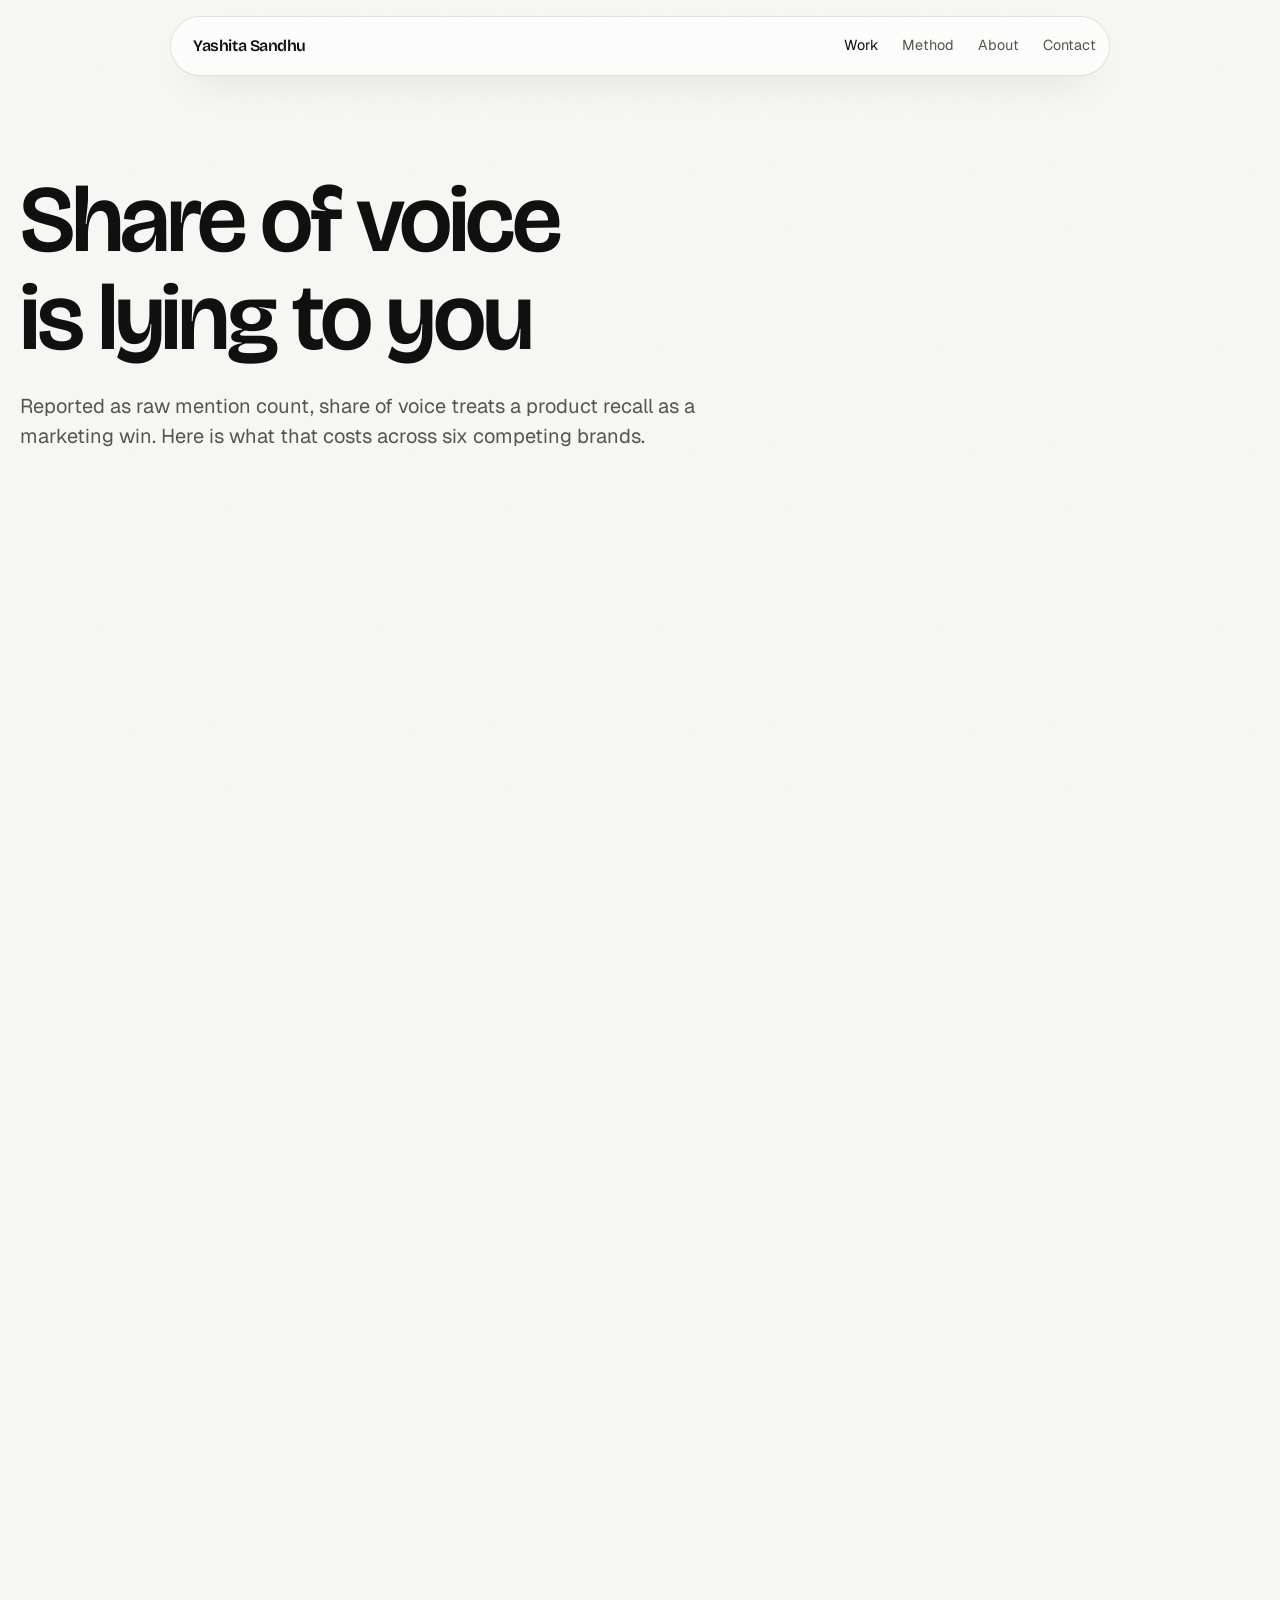
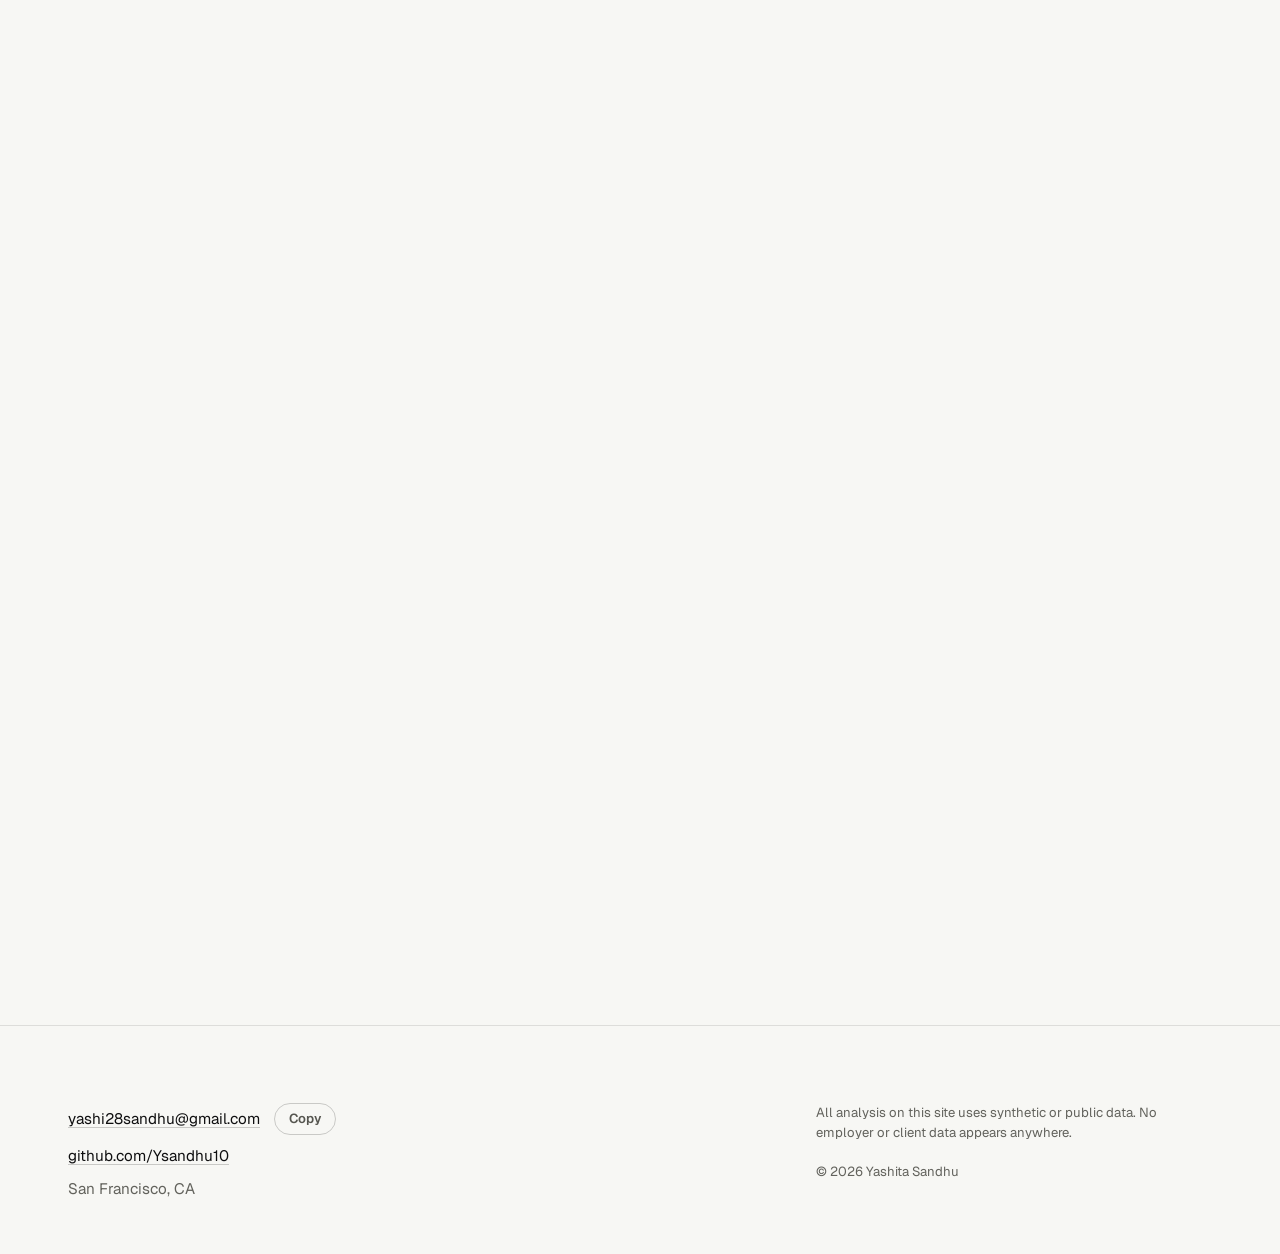
<file: work/share-of-voice/index.html>
<!doctype html>
<html lang="en">
<head>
<meta charset="utf-8">
<meta name="viewport" content="width=device-width, initial-scale=1">

<title>Share of Voice Is Lying to You</title>
<meta name="description" content="Raw share of voice treats a product recall as a marketing win. Across 22,319 mentions and six brands, two brands hold a tenth of the conversation and none of the goodwill.">
<meta name="author" content="Yashita Sandhu">
<link rel="canonical" href="https://yashitasandhu.com/work/share-of-voice/">

<meta property="og:type" content="article">
<meta property="og:site_name" content="Yashita Sandhu">
<meta property="og:title" content="Share of Voice Is Lying to You">
<meta property="og:description" content="Raw share of voice treats a product recall as a marketing win. Across 22,319 mentions and six brands, two brands hold a tenth of the conversation and none of the goodwill.">
<meta property="og:url" content="https://yashitasandhu.com/work/share-of-voice/">
<meta property="og:image" content="https://yashitasandhu.com/assets/og/share-of-voice.png">
<meta property="og:image:width" content="1200">
<meta property="og:image:height" content="630">
<meta property="og:image:alt" content="Share of Voice Is Lying to You">
<meta name="twitter:card" content="summary_large_image">
<meta name="twitter:title" content="Share of Voice Is Lying to You">
<meta name="twitter:description" content="Raw share of voice treats a product recall as a marketing win. Across 22,319 mentions and six brands, two brands hold a tenth of the conversation and none of the goodwill.">
<meta name="twitter:image" content="https://yashitasandhu.com/assets/og/share-of-voice.png">

<meta name="theme-color" content="#F7F7F4">
<link rel="icon" href="../../assets/favicon.svg" type="image/svg+xml">

<link rel="preconnect" href="https://fonts.googleapis.com">
<link rel="preconnect" href="https://fonts.gstatic.com" crossorigin>
<link rel="stylesheet" href="https://fonts.googleapis.com/css2?family=Bricolage+Grotesque:opsz,wght@12..96,400..700&family=Geist:wght@400;500;600&display=swap">
<link rel="stylesheet" href="../../assets/css/site.css">
</head>
<body>
<a href="#main" class="skip">Skip to content</a>

<nav class="nav" aria-label="Primary">
  <div class="nav-in">
    <a href="../../" class="nav-brand">Yashita Sandhu</a>
    <div class="nav-links">
      <a href="../../#featured" aria-current="page">Work</a>
      <a href="../../method/">Method</a>
      <a href="../../about/">About</a>
      <a href="../../about/#contact">Contact</a>
    </div>
  </div>
</nav>

<main id="main">

<header class="hero shell">
  <div class="col">
    <h1>Share of voice is lying to you</h1>
    <p class="sub" style="max-width:52ch">
      Reported as raw mention count, share of voice treats a product recall as a marketing win.
      Here is what that costs across six competing brands.
    </p>
  </div>
</header>

<div class="shell">
  <div class="bezel rise case-hero" style="margin-bottom:1rem">
    <div class="core">
      <img src="../../assets/img/case-listening.webp" width="1600" height="900"
           alt="Six translucent spheres floating in dark space, two of them glowing warm and the rest inert"
           fetchpriority="high" decoding="async">
    </div>
  </div>
</div>

<div class="shell">
  <dl class="glance rise">
    <div><dt>The question</dt><dd>Which brand owns the conversation, once you stop counting complaints as wins?</dd></div>
    <div><dt>Data</dt><dd>22,319 mentions, six brands, one quarter. Synthetic, seeded, disclosed.</dd></div>
    <div><dt>Method</dt><dd>Explainable sentiment, curated taxonomy for reporting, NMF on the residual for discovery.</dd></div>
    <div><dt>Outcome</dt><dd>Two brands re-ranked from mid-table to zero. One crisis caught on day one.</dd></div>
  </dl>
</div>

<div class="shell">
<article class="prose">

<div class="note warn rise">
  <h4>On the data</h4>
  <p>
    Every mention here is generated by a seeded script for six fictional beverage brands. No employer
    or client data appears anywhere in this project. That is not a compromise. The generator
    deliberately <strong>plants</strong> a recall, a launch spike and a trend the taxonomy has no rule
    for, at known dates, which means the pipeline can be tested against ground truth rather than
    admired. A real export could never support that.
  </p>
</div>

<h2 class="rise">Why it was hard</h2>
<div class="rise">
<p>
  Three things make competitive listening harder than it looks, and each one quietly breaks a
  standard dashboard.
</p>
<p>
  <strong>Volume is sentiment-blind.</strong> Share of voice is almost always reported as a share of
  mention count, which measures how much people are talking, not whether any of it helps. The failure
  mode is not subtle. It inverts precisely during the weeks a brand most needs an accurate read.
</p>
<p>
  <strong>Sentiment without themes just relocates the work.</strong> "Sentiment is down four points"
  prompts exactly one question, which is <em>about what?</em> A number that cannot answer it generates
  a second analysis request instead of a decision.
</p>
<p>
  <strong>A standard-deviation spike detector fails during the actual crisis.</strong> Flag any day
  more than three sigma above the mean and a genuine incident inflates the very mean and standard
  deviation used to judge it. By day two the threshold has climbed above the event. The crisis masks
  itself, which is the one moment the alert exists for.
</p>
</div>

<h2 class="rise">Method</h2>
<div class="rise">
<p>
  Sentiment runs on an explainable lexicon rather than a black-box classifier, because "the model said
  so" ends the meeting badly when a brand lead asks why a mention was scored negative. Every score can
  be decomposed into the terms that produced it.
</p>
<p>
  Themes are handled by two mechanisms doing two different jobs. A curated keyword taxonomy owns the
  <em>reporting</em>, because a model re-fit each week silently renumbers and reshapes its own topics,
  so "price mentions doubled" can mean the topic changed rather than the world did. For a figure that
  goes into a recurring report, that is disqualifying. But rules only find themes somebody already
  thought of, which makes them blind to exactly what listening exists to catch. So NMF runs
  <strong>only on the mentions the taxonomy could not place</strong>. Run on everything, it would
  rediscover the covered themes and bury the new signal underneath them.
</p>
</div>

<div class="pull rise">
  Rules own the recurring numbers. Discovery owns the residual. Running the model over everything
  buries the one thing you were listening for.
</div>

<h2 class="rise">What it found</h2>

<figure class="rise">
  <p class="fig-head">Two brands hold a tenth of the conversation and none of the goodwill. Volume alone hides it completely.</p>
  <svg viewBox="0 0 680 330" role="img" aria-label="Dumbbell chart comparing volume share of voice against sentiment-weighted quality share of voice for six brands. Solara and Halcyon both fall to zero quality share.">
    <g class="svg-tick" text-anchor="middle">
      <text x="150" y="322">0%</text><text x="244" y="322">10%</text><text x="338" y="322">20%</text>
      <text x="432" y="322">30%</text><text x="526" y="322">40%</text><text x="620" y="322">50%</text>
    </g>
    <g class="svg-rule" stroke-width="1">
      <line x1="150" y1="26" x2="150" y2="300"></line>
      <line x1="244" y1="26" x2="244" y2="300" stroke-dasharray="2 5"></line>
      <line x1="338" y1="26" x2="338" y2="300" stroke-dasharray="2 5"></line>
      <line x1="432" y1="26" x2="432" y2="300" stroke-dasharray="2 5"></line>
      <line x1="526" y1="26" x2="526" y2="300" stroke-dasharray="2 5"></line>
      <line x1="620" y1="26" x2="620" y2="300" stroke-dasharray="2 5"></line>
    </g>
    <text class="svg-lbl" x="450" y="18" text-anchor="middle">volume</text>
    <text class="svg-lbl" x="570" y="18" text-anchor="middle" fill="var(--accent)">quality</text>

    <text class="svg-lbl" x="140" y="50" text-anchor="end">Northwind</text>
    <line x1="450" y1="46" x2="571" y2="46" stroke="var(--accent)" stroke-width="2"></line>
    <circle cx="450" cy="46" r="5" fill="var(--ground)" stroke="var(--dv-mute)" stroke-width="1.5"></circle>
    <circle cx="571" cy="46" r="6" fill="var(--accent)"></circle>
    <text class="svg-val" x="586" y="50" fill="var(--accent)">44.8%</text>

    <text class="svg-lbl" x="140" y="92" text-anchor="end">Cascade Co</text>
    <line x1="272" y1="88" x2="349" y2="88" stroke="var(--dv-neg)" stroke-width="2"></line>
    <circle cx="349" cy="88" r="5" fill="var(--ground)" stroke="var(--dv-mute)" stroke-width="1.5"></circle>
    <circle cx="272" cy="88" r="6" fill="var(--dv-neg)"></circle>
    <text class="svg-val" x="258" y="92" text-anchor="end" fill="var(--dv-neg)">13.0%</text>

    <text class="svg-lbl" x="140" y="134" text-anchor="end">Verdant</text>
    <line x1="305" y1="130" x2="453" y2="130" stroke="var(--accent)" stroke-width="2"></line>
    <circle cx="305" cy="130" r="5" fill="var(--ground)" stroke="var(--dv-mute)" stroke-width="1.5"></circle>
    <circle cx="453" cy="130" r="6" fill="var(--accent)"></circle>
    <text class="svg-val" x="468" y="134" fill="var(--accent)">32.3%</text>

    <text class="svg-lbl" x="140" y="176" text-anchor="end">Solara</text>
    <line x1="150" y1="172" x2="279" y2="172" stroke="var(--dv-neg)" stroke-width="2"></line>
    <circle cx="279" cy="172" r="5" fill="var(--ground)" stroke="var(--dv-mute)" stroke-width="1.5"></circle>
    <circle cx="150" cy="172" r="6" fill="var(--dv-neg)"></circle>
    <text class="svg-val" x="294" y="176" fill="var(--dv-neg)">0.0%</text>

    <text class="svg-lbl" x="140" y="218" text-anchor="end">Halcyon</text>
    <line x1="150" y1="214" x2="245" y2="214" stroke="var(--dv-neg)" stroke-width="2"></line>
    <circle cx="245" cy="214" r="5" fill="var(--ground)" stroke="var(--dv-mute)" stroke-width="1.5"></circle>
    <circle cx="150" cy="214" r="6" fill="var(--dv-neg)"></circle>
    <text class="svg-val" x="260" y="218" fill="var(--dv-neg)">0.0%</text>

    <text class="svg-lbl" x="140" y="260" text-anchor="end">Pinecrest</text>
    <line x1="214" y1="256" x2="244" y2="256" stroke="var(--accent)" stroke-width="2"></line>
    <circle cx="214" cy="256" r="5" fill="var(--ground)" stroke="var(--dv-mute)" stroke-width="1.5"></circle>
    <circle cx="244" cy="256" r="6" fill="var(--accent)"></circle>
    <text class="svg-val" x="259" y="260" fill="var(--accent)">10.0%</text>

    <text class="svg-lbl" x="150" y="288" fill="var(--dv-neg)">Both fall to zero. Every mention is a complaint.</text>
  </svg>
  <figcaption>
    Volume share (hollow) against sentiment-weighted quality share (solid). Six brands, 22,319
    mentions, one quarter of synthetic data. Computed with <code>share_of_voice()</code>, reproduces
    on a clean checkout.
  </figcaption>
</figure>

<div class="rise">
<p>
  Solara holds 13.7% of all mentions and 0.0% of the favourable ones. Halcyon holds 10.1% and, again,
  0.0%. On a volume dashboard both look like mid-table competitors worth planning against. Weight the
  same mentions by sentiment and the share they hold turns out to be entirely complaint.
</p>
<p>
  The mirror image matters just as much. Verdant converts 16.5% of volume into 32.3% of favourable
  conversation, the largest positive gap in the set, while a volume ranking puts it fourth. The gap
  between the two dots is the finding, and a single-number chart cannot express it.
</p>
</div>

<figure class="rise">
  <p class="fig-head">Severity separates a real incident from ordinary Tuesday noise. The recall scores 20.2 against a next-highest of 4.7.</p>
  <svg viewBox="0 0 680 300" role="img" aria-label="Bar chart of the eight highest crisis alerts by modified z-score. The Halcyon recall scores 20.2 while every other alert in the quarter falls between 4.0 and 4.7.">
    <g class="svg-rule" stroke-width="1"><line x1="160" y1="20" x2="160" y2="252"></line></g>
    <g class="svg-tick" text-anchor="middle">
      <text x="160" y="272">0</text><text x="280" y="272">5</text><text x="400" y="272">10</text>
      <text x="520" y="272">15</text><text x="640" y="272">20</text>
    </g>
    <g class="svg-rule" stroke-width="1" stroke-dasharray="2 5">
      <line x1="280" y1="20" x2="280" y2="252"></line>
      <line x1="400" y1="20" x2="400" y2="252"></line>
      <line x1="520" y1="20" x2="520" y2="252"></line>
      <line x1="640" y1="20" x2="640" y2="252"></line>
    </g>
    <text class="svg-lbl" x="152" y="38" text-anchor="end">Halcyon recall</text>
    <rect x="160" y="26" width="486" height="16" fill="var(--dv-neg)" rx="3"></rect>
    <text class="svg-val" x="642" y="18" text-anchor="end" fill="var(--dv-neg)">20.2</text>

    <text class="svg-lbl" x="152" y="66" text-anchor="end">Cascade Co</text>
    <rect x="160" y="54" width="113" height="16" fill="var(--dv-mute)" rx="3"></rect>
    <text class="svg-tick" x="283" y="67">4.7</text>

    <text class="svg-lbl" x="152" y="94" text-anchor="end">Northwind</text>
    <rect x="160" y="82" width="113" height="16" fill="var(--dv-mute)" rx="3"></rect>

    <text class="svg-lbl" x="152" y="122" text-anchor="end">Northwind</text>
    <rect x="160" y="110" width="113" height="16" fill="var(--dv-mute)" rx="3"></rect>

    <text class="svg-lbl" x="152" y="150" text-anchor="end">Solara</text>
    <rect x="160" y="138" width="113" height="16" fill="var(--dv-mute)" rx="3"></rect>

    <text class="svg-lbl" x="152" y="178" text-anchor="end">Solara</text>
    <rect x="160" y="166" width="105" height="16" fill="var(--dv-mute)" rx="3"></rect>

    <text class="svg-lbl" x="152" y="206" text-anchor="end">Cascade Co</text>
    <rect x="160" y="194" width="97" height="16" fill="var(--dv-mute)" rx="3"></rect>

    <text class="svg-lbl" x="152" y="234" text-anchor="end">Cascade Co</text>
    <rect x="160" y="222" width="97" height="16" fill="var(--dv-mute)" rx="3"></rect>

    <text class="svg-lbl" x="300" y="150" fill="var(--ink-faint)">Everything else in the quarter sits between 4.0 and 4.7</text>
  </svg>
  <figcaption>
    Modified z-score for every alert raised in the quarter, highest eight shown. Baseline is a trailing
    28-day median that <strong>excludes the day under test</strong>, so a spike can never contaminate
    its own threshold. The recall fires on day one at 16.5 times baseline and runs six days. Two tests
    pin this behaviour: <code>test_baseline_excludes_the_day_under_test</code> and
    <code>test_a_sustained_event_does_not_mask_itself</code>.
  </figcaption>
</figure>

<h3 class="rise">The discovery half</h3>
<p class="rise">
  The generator plants a "sunrise ritual" trend whose vocabulary appears in no taxonomy rule. It lands
  in the residual, and discovery surfaces it as the top emerging cluster at 1,679 mentions. That is the
  whole argument for the two-mechanism split, and it is asserted in a test rather than claimed in a
  README.
</p>

<h2 class="rise">Measured, not assumed</h2>
<p class="rise">
  A listening tool whose accuracy is unknown gets trusted exactly as much as one that has been
  measured, and wrongly. Both classifiers are scored against the labelled fixture, and tests pin floors
  so these figures cannot quietly drift into fiction.
</p>

<div class="chunks rise" style="margin:2.5rem 0">
  <div class="chunk bezel"><div class="core">
    <h4>Sentiment</h4>
    <dl>
      <div><dt>97.1% polarity accuracy</dt>
        <dd>Of mentions that are truly polar and were called polar, the direction is right. It does not
        include the ones called neutral, and saying so is the point.</dd></div>
      <div><dt>80.9% overall, three-class</dt>
        <dd>The stricter number, and the one to quote. Neutral is the hard class.</dd></div>
    </dl>
  </div></div>
  <div class="chunk bezel"><div class="core">
    <h4>Taxonomy</h4>
    <dl>
      <div><dt>85.1% coverage</dt>
        <dd>The health metric. A fall means the conversation moved and the rules did not.</dd></div>
      <div><dt>100% accuracy on placed mentions</dt>
        <dd>Partly true by construction, because the rules were written against this vocabulary. A
        consistency check, not a generalisation claim.</dd></div>
    </dl>
  </div></div>
</div>

<h2 class="rise">What I would report</h2>
<div class="rise">
<p>
  Volume share stays in the deck, because stakeholders know it and removing it starts an argument that
  is not worth having. It goes next to quality share, with the gap called out as its own number. The
  recurring line is not "we hold 10% of the conversation" but "we hold 10% of the conversation and 0%
  of the goodwill, and here is the theme driving it."
</p>
<p>
  Crisis alerting moves off standard deviation and onto a trailing median with the day under test
  excluded. Everything else runs off the taxonomy so the numbers stay comparable week to week, and the
  residual gets reviewed monthly for entries the rules are missing.
</p>
</div>

<h2 class="rise">Limitations, and what I would do differently</h2>
<div class="rise">
<p>
  The sentiment lexicon is English-only and reads sarcasm badly, which in practice means a
  negative-leaning bias on exactly the platforms where irony is the register. That is a real weakness
  for a beverage brand on X or TikTok. Net sentiment is also a blunt weight: a mention at minus 0.9 and
  one at minus 0.1 both drag quality share down, and the second is often just mild disappointment.
</p>
<p>
  Taxonomy accuracy at 100% is the number I trust least, and I have said why above rather than letting
  it sit in a table looking impressive. The honest test is coverage on conversation the rules were
  <em>not</em> written against.
</p>
<p>
  Given more time I would weight quality share by engagement as well as sentiment, so a negative post
  seen by two hundred thousand people does not count the same as one seen by nine. I would also add a
  second annotator to the fixture. Every accuracy figure here is scored against labels from a single
  source, which measures consistency more than it measures truth.
</p>
</div>

<div class="note rise">
  <h4>Artefacts</h4>
  <p>
    <a href="https://github.com/Ysandhu10/social-listening-engine">Source and tests on GitHub</a>,
    <a href="../../method/">the metric definitions and Boolean taxonomy</a>, and 33 tests passing on a
    clean checkout.
  </p>
</div>

</article>
</div>

<section class="band shell">
  <div class="pair">
    <a class="wcard rise" href="../paid-social/">
      <div class="wcard-body">
        <h3>Three ways creative tests get called wrong</h3>
        <p>$1.5M of delivery, four A/B tests, and why "not significant" and "no difference" are different findings.</p>
          <div class="wcard-figs"><span><b>$1.5M</b><i>delivery tested</i></span><span><b>4</b><i>verdicts, not two</i></span></div>
        <span class="go">Read the case study <span class="cap" aria-hidden="true">&rarr;</span></span>
      </div>
      <div class="wcard-art bezel"><div class="core">
        <img src="../../assets/img/case-paid-card.webp" width="900" height="562" alt="Four thin horizontal bars of light at different depths, one shorter and dimmer" loading="lazy" decoding="async">
      </div></div>
    </a>
    <a class="wcard rise" href="../content-cockpit/">
      <div class="wcard-body">
        <h3>Your engagement rate doesn't match mine</h3>
        <p>2,092 posts, one definition of engagement rate, and timing advice with a sample-size floor.</p>
          <div class="wcard-figs"><span><b>48.4%</b><i>of reach on one platform</i></span><span><b>1.50x</b><i>Reels against calendar space</i></span></div>
        <span class="go">Read the case study <span class="cap" aria-hidden="true">&rarr;</span></span>
      </div>
      <div class="wcard-art bezel"><div class="core">
        <img src="../../assets/img/case-content-card.webp" width="900" height="562" alt="A stack of translucent planes at different depths, one dramatically larger and edge-lit" loading="lazy" decoding="async">
      </div></div>
    </a>
  </div>
</section>

</main>

<footer class="foot">
  <div class="shell foot-in">
    <div class="foot-links">
      <!-- LINKEDIN goes first in this list once the handle is confirmed:
           <a href="https://www.linkedin.com/in/HANDLE">LinkedIn</a> -->
      <span class="contact-row"><a id="footmail" href="mailto:yashi28sandhu@gmail.com">yashi28sandhu@gmail.com</a><button class="copy" data-copy="yashi28sandhu@gmail.com" data-target="footmail" type="button">Copy</button></span>
      <a href="https://github.com/Ysandhu10">github.com/Ysandhu10</a>
      <span style="color:var(--ink-faint)">San Francisco, CA</span>
    </div>
    <div class="foot-note">
      <p>All analysis on this site uses synthetic or public data. No employer or client data appears anywhere.</p>
      <p>&copy; 2026 Yashita Sandhu</p>
    </div>
  </div>
</footer>

<script src="../../assets/js/reveal.js?v=2" defer></script>
</body>
</html>
</file>
<file: assets/css/site.css>
/* ==========================================================================
   Yashita Sandhu — Social Media Analyst
   Direction: Soft Structuralism on paper. Warm off-white ground, oversized
   grotesk display, macro whitespace.
   The accent splits: electric lime is the FILL (buttons, highlights, dark text
   on top) and a deep olive from the same family carries text and chart strokes,
   because lime is unreadable as text on a light ground. Rust appears ONLY as a
   semantic data colour inside charts, never as a second brand accent.
   Dark is retained behind data-theme="dark" but is not served automatically.
   No build step. Native CSS on GitHub Pages.
   ========================================================================== */

:root {
  color-scheme: light;

  /* ---- light, the committed expression ---- */
  --ground:      #F7F7F4;
  --raise:       #FFFFFF;
  --shell:       #ECECE6;
  --ink:         #0F0F10;
  --ink-soft:    #55554F;
  --ink-faint:   #62625C;
  --hair:        rgba(15,15,16,.11);
  --hair-firm:   rgba(15,15,16,.20);

  /* The accent splits in two on a light ground. Lime is unusable as text
     (1.17:1 on paper) but excellent as a FILL with dark text on top (15.6:1),
     so fills keep the brand colour and text/strokes use a deep olive from the
     same family (6.5:1 on paper). */
  --accent:      #46620A;
  --accent-fill: #D6F249;
  --accent-ink:  #0B0B0C;
  --accent-dim:  rgba(214,242,73,.55);

  /* semantic data only */
  --dv-neg:      #B23F17;
  --dv-mute:     #68685F;

  --lift: 0 1px 0 rgba(255,255,255,.9) inset, 0 18px 44px -22px rgba(15,15,16,.20);
  --core-inset: 0 1px 0 rgba(255,255,255,.85) inset;

  --f-display: "Bricolage Grotesque", "Geist", system-ui, sans-serif;
  --f-body:    "Geist", system-ui, -apple-system, sans-serif;

  --r-shell: 1.75rem;
  --r-core:  1.375rem;   /* shell minus padding, concentric */
  --r-sm:    .75rem;

  --measure: 64ch;
  --page:    1240px;
  --pad:     clamp(1.25rem, 4vw, 3rem);

  --ease: cubic-bezier(.32,.72,0,1);
  --t:    .7s var(--ease);
  --t-fast: .35s var(--ease);
}

/* Dark is retained but dormant: explicit opt-in only, so the site does not
   flip to dark for visitors whose OS is set that way. Add data-theme="dark"
   on <html> to bring it back. */
:root[data-theme="dark"] {
  color-scheme: dark;
  --ground:      #0B0B0C;
  --raise:       #131315;
  --shell:       #1A1A1D;
  --ink:         #F4F4F0;
  --ink-soft:    #A2A29C;
  --ink-faint:   #8A8A84;
  --hair:        rgba(244,244,240,.10);
  --hair-firm:   rgba(244,244,240,.18);
  --accent:      #D6F249;
  --accent-fill: #D6F249;
  --accent-ink:  #0B0B0C;
  --accent-dim:  rgba(214,242,73,.16);
  --dv-neg:      #FF8A6B;
  --dv-mute:     #6E6E69;
  --lift: 0 1px 0 rgba(244,244,240,.06) inset, 0 24px 60px -20px rgba(0,0,0,.7);
  --core-inset: 0 1px 0 rgba(244,244,240,.06) inset;
}

*, *::before, *::after { box-sizing: border-box; }

/* clip, not hidden: `overflow-x: hidden` on body promotes it to a scroll
   container, which detaches the document scroller and breaks sticky. */
html { -webkit-text-size-adjust: 100%; scroll-behavior: smooth; overflow-x: clip; }

body {
  margin: 0;
  background: var(--ground);
  color: var(--ink);
  font-family: var(--f-body);
  font-size: 17px;
  line-height: 1.6;
  -webkit-font-smoothing: antialiased;
}

/* fixed grain. never on a scrolling container. */
body::after {
  content: "";
  position: fixed; inset: 0; z-index: 60; pointer-events: none;
  opacity: .022;
  background-image: url("data:image/svg+xml,%3Csvg xmlns='http://www.w3.org/2000/svg' width='140' height='140'%3E%3Cfilter id='n'%3E%3CfeTurbulence type='fractalNoise' baseFrequency='.85' numOctaves='3'/%3E%3C/filter%3E%3Crect width='140' height='140' filter='url(%23n)'/%3E%3C/svg%3E");
}

.shell { max-width: var(--page); margin: 0 auto; padding-inline: var(--pad); }
.col   { max-width: var(--measure); }

h1, h2, h3, h4 {
  font-family: var(--f-display);
  font-weight: 600;
  line-height: 1.03;
  letter-spacing: -.035em;
  text-wrap: balance;
  margin: 0;
}
h1 { font-size: clamp(2.9rem, 7.4vw, 6rem); }
h2 { font-size: clamp(2rem, 4.6vw, 3.4rem); letter-spacing: -.03em; }
h3 { font-size: clamp(1.25rem, 2.2vw, 1.6rem); letter-spacing: -.022em; }
h4 { font-size: 1.02rem; letter-spacing: -.01em; }

p { margin: 0 0 1.15rem; }
p:last-child { margin-bottom: 0; }
strong { font-weight: 600; color: var(--ink); }
em { font-style: italic; }

a { color: inherit; text-decoration: none; }
.prose a, .foot a {
  text-decoration: underline; text-decoration-color: var(--hair-firm);
  text-decoration-thickness: 1px; text-underline-offset: 3px;
  transition: color var(--t-fast), text-decoration-color var(--t-fast);
}
.prose a:hover, .foot a:hover { color: var(--accent); text-decoration-color: var(--accent); }
:focus-visible { outline: 2px solid var(--accent); outline-offset: 3px; border-radius: 4px; }

.skip { position: absolute; left: -9999px; }
.skip:focus {
  left: var(--pad); top: .75rem; z-index: 100;
  background: var(--accent-fill); color: var(--accent-ink);
  padding: .6rem 1rem; border-radius: 999px; font-weight: 600;
}

.eyebrow {
  font-size: .7rem; font-weight: 600; letter-spacing: .18em;
  text-transform: uppercase; color: var(--ink-faint);
  margin: 0 0 1.1rem;
}

.lede { font-size: clamp(1.1rem, 1.7vw, 1.35rem); line-height: 1.48; color: var(--ink-soft); }
.lede strong { color: var(--ink); }

/* ---------- floating island nav ---------- */
.nav { position: sticky; top: 0; z-index: 50; padding: 1rem var(--pad) 0; }
.nav-in {
  max-width: 940px; margin: 0 auto;
  display: flex; align-items: center; gap: 1.75rem;
  padding: .7rem .8rem .7rem 1.4rem;
  height: 60px;
  border-radius: 999px;
  border: 1px solid var(--hair);
  background: color-mix(in srgb, var(--raise) 72%, transparent);
  backdrop-filter: blur(20px) saturate(160%);
  -webkit-backdrop-filter: blur(20px) saturate(160%);
  box-shadow: var(--lift);
}
.nav-brand { font-family: var(--f-display); font-weight: 600; font-size: 1rem; letter-spacing: -.03em; }
.nav-links { display: flex; gap: 1.5rem; margin-left: auto; align-items: center; }
.nav-links a { font-size: .9rem; color: var(--ink-soft); transition: color var(--t-fast); }
.nav-links a:hover, .nav-links a[aria-current="page"] { color: var(--ink); }
@media (max-width: 720px) {
  .nav-in { gap: 1rem; padding-left: 1.1rem; height: auto; flex-wrap: wrap; border-radius: var(--r-shell); }
  .nav-links { gap: 1.1rem; margin-left: auto; }
  .nav-links a { font-size: .84rem; }
}

/* ---------- buttons: pill + nested icon island ---------- */
.btn {
  display: inline-flex; align-items: center; gap: .7rem;
  font-family: var(--f-body); font-size: .95rem; font-weight: 600;
  padding: .55rem .55rem .55rem 1.4rem;
  border-radius: 999px; border: 1px solid transparent;
  background: var(--accent-fill); color: var(--accent-ink);
  transition: transform var(--t-fast), background var(--t-fast), border-color var(--t-fast);
}
.btn .cap {
  width: 2rem; height: 2rem; border-radius: 999px;
  display: grid; place-items: center; flex: none;
  background: color-mix(in srgb, var(--accent-ink) 12%, transparent);
  transition: transform var(--t-fast);
  font-size: .9rem; line-height: 1;
}
.btn:hover .cap { transform: translate(3px, -2px); }
.btn:active { transform: scale(.98); }
.btn.ghost {
  background: transparent; color: var(--ink); border-color: var(--hair-firm);
}
.btn.ghost .cap { background: color-mix(in srgb, var(--ink) 10%, transparent); }
.btn.ghost:hover { border-color: var(--ink); }
.btn-row { display: flex; flex-wrap: wrap; gap: .7rem; }

/* ---------- double-bezel container ---------- */
.bezel {
  padding: .375rem;
  border-radius: var(--r-shell);
  background: var(--shell);
  border: 1px solid var(--hair);
}
.bezel > .core {
  border-radius: var(--r-core);
  background: var(--raise);
  box-shadow: var(--core-inset);
  overflow: hidden;
}

/* ---------- hero ---------- */
.hero { padding: clamp(3.5rem, 8vw, 6rem) 0 clamp(2.5rem, 5vw, 4rem); }
.hero-grid {
  display: grid; gap: clamp(2rem, 5vw, 4rem);
  grid-template-columns: 1.05fr .95fr; align-items: center;
}
.hero h1 { margin-bottom: 1.5rem; }
.hero h1 .lit {
  color: var(--accent);
  box-shadow: inset 0 -.16em 0 var(--accent-dim);
}
.hero .sub { font-size: clamp(1.05rem, 1.6vw, 1.25rem); color: var(--ink-soft); max-width: 42ch; margin-bottom: 2.25rem; line-height: 1.5; }
.hero-media { position: relative; }
.hero-media img { display: block; width: 100%; height: auto; }
@media (max-width: 900px) {
  .hero-grid { grid-template-columns: 1fr; }
  .hero-media { order: -1; }
}

/* ---------- availability strip ---------- */
.avail {
  display: flex; flex-wrap: wrap; gap: .75rem 2rem; align-items: center;
  padding: 1.25rem 0; border-block: 1px solid var(--hair);
  font-size: .95rem; color: var(--ink-soft);
}
.avail .face {
  width: 54px; height: 54px; border-radius: 999px; object-fit: cover;
  display: block; flex: none; border: 1px solid var(--hair-firm);
}

/* ---------- portrait ---------- */
.portrait { justify-self: start; width: 100%; max-width: 410px; }
.portrait > .core { aspect-ratio: 4 / 5; }
.portrait img { width: 100%; height: 100%; object-fit: cover; display: block; }
.hero .portrait { justify-self: end; max-width: 430px; }
@media (max-width: 900px) {
  .portrait { max-width: 300px; }
  .hero .portrait { justify-self: start; max-width: 260px; }
}

/* ---------- contact ----------
   A bare mailto: silently does nothing when no mail client is registered, so
   the address is always selectable and copyable too. */
/* keep anchored targets clear of the sticky nav */
[id]:target, h2[id], section[id] { scroll-margin-top: 6rem; }

.contact-card { display: grid; gap: 1.1rem; }
.contact-row { display: flex; flex-wrap: wrap; align-items: center; gap: .6rem .9rem; }
.contact-mail {
  font-family: var(--f-display); font-size: clamp(1.15rem, 2.4vw, 1.7rem);
  font-weight: 600; letter-spacing: -.025em; color: var(--ink);
  text-decoration: none; word-break: break-all;
}
.contact-mail:hover { color: var(--accent); }
.copy {
  font-family: var(--f-body); font-size: .82rem; font-weight: 600;
  padding: .4rem .85rem; border-radius: 999px; cursor: pointer;
  border: 1px solid var(--hair-firm); background: transparent; color: var(--ink-soft);
  transition: border-color var(--t-fast), color var(--t-fast);
}
.copy:hover { border-color: var(--accent); color: var(--accent); }
.copy[data-done="1"] { border-color: var(--accent); color: var(--accent); }
.avail b { color: var(--ink); font-weight: 600; }
.avail .open { color: var(--accent); font-weight: 600; }

/* ---------- marks ---------- */
.marks { padding: clamp(2.5rem, 5vw, 4rem) 0; }
.marks-row { display: flex; flex-wrap: wrap; align-items: center; gap: 1rem 2.75rem; }
.mark { font-family: var(--f-display); font-weight: 600; font-size: 1.5rem; letter-spacing: -.03em; color: var(--ink-soft); }
.mark-sm { font-size: .95rem; color: var(--ink-faint); font-weight: 500; }

/* ---------- sections ---------- */
.band { padding: clamp(4.5rem, 10vw, 9rem) 0; }
.band-head { margin-bottom: clamp(2rem, 4vw, 3.25rem); max-width: 22ch; }
.band-head.wide { max-width: 34ch; }

/* ---------- evidenced case block ---------- */
.glance { display: grid; grid-template-columns: repeat(auto-fit, minmax(190px,1fr)); gap: 1px; background: var(--hair); border-radius: var(--r-core); overflow: hidden; margin: 2.25rem 0 3rem; }
.glance div { background: var(--raise); padding: 1.25rem 1.35rem; }
.glance dt { font-size: .7rem; font-weight: 600; letter-spacing: .14em; text-transform: uppercase; color: var(--ink-faint); margin-bottom: .5rem; }
.glance dd { margin: 0; font-size: .95rem; line-height: 1.45; }

.metrics { display: grid; grid-template-columns: repeat(auto-fit, minmax(230px,1fr)); gap: 2rem; margin: 3rem 0; }
.metric .n {
  font-family: var(--f-display); font-size: clamp(3rem, 6vw, 4.5rem); font-weight: 600;
  line-height: .92; letter-spacing: -.05em; display: block; font-variant-numeric: tabular-nums;
}
.metric .n.up  { color: var(--accent); }
.metric .n.dn  { color: var(--dv-neg); }
.metric .n sup { font-size: .38em; vertical-align: super; letter-spacing: 0; }
.metric .t { display: block; font-weight: 600; margin: .85rem 0 .4rem; }
.metric .how { display: block; font-size: 14px; line-height: 1.5; color: var(--ink-faint); }

/* ---------- prose ---------- */
.prose { max-width: var(--measure); }
.prose h2 { margin: clamp(3rem,6vw,4.5rem) 0 1.2rem; }
.prose h3 { margin: 2.5rem 0 .85rem; }
.prose ul { margin: 0 0 1.15rem; padding-left: 1.15rem; }
.prose li { margin-bottom: .55rem; }
.prose li::marker { color: var(--accent); }

.pull {
  margin: 3rem 0; padding: 0 0 0 1.5rem; border-left: 2px solid var(--accent);
  font-family: var(--f-display); font-size: clamp(1.35rem, 2.6vw, 1.85rem);
  font-weight: 500; line-height: 1.25; letter-spacing: -.025em; color: var(--ink);
}

.note { margin: 2.5rem 0; padding: 1.4rem 1.5rem; border-radius: var(--r-core); background: var(--raise); border: 1px solid var(--hair); font-size: .95rem; line-height: 1.55; }
.note.warn { border-color: color-mix(in srgb, var(--dv-neg) 40%, transparent); }
.note h4 { margin-bottom: .55rem; }

/* ---------- figures ---------- */
figure { margin: clamp(2.5rem,5vw,4rem) 0; }
.prose figure { width: min(920px, calc(100vw - 2 * var(--pad))); }
figure svg { display: block; width: 100%; height: auto; overflow: visible; }
figure img { display: block; width: 100%; height: auto; }

/* Case-study hero art: crop to a band so it sets the tone without burying the
   content under 700px of picture. */
.case-hero > .core { aspect-ratio: 2.6 / 1; }
.case-hero img { width: 100%; height: 100%; object-fit: cover; }
@media (max-width: 700px) { .case-hero > .core { aspect-ratio: 16 / 10; } }

/* Work-card art gets the same treatment, shallower. */
.wcard .core > img { aspect-ratio: 16 / 9; object-fit: cover; }
.fig-head { font-family: var(--f-display); font-weight: 600; font-size: clamp(1.05rem,1.6vw,1.25rem); line-height: 1.25; letter-spacing: -.02em; margin-bottom: 1.4rem; max-width: 48ch; }
figcaption { margin-top: 1.1rem; font-size: .8rem; line-height: 1.55; color: var(--ink-faint); max-width: 62ch; }

.svg-lbl  { font-family: var(--f-body); font-size: 12.5px; font-weight: 500; fill: var(--ink-soft); }
.svg-val  { font-family: var(--f-body); font-size: 12.5px; font-weight: 600; fill: var(--ink); font-variant-numeric: tabular-nums; }
.svg-tick { font-family: var(--f-body); font-size: 11px; fill: var(--ink-faint); font-variant-numeric: tabular-nums; }
.svg-rule { stroke: var(--hair); }

/* ---------- work index: wide rows, not tiles ----------
   Two entries do not need two big picture-boxes. Each is a row with the
   finding and its numbers on the reading side and the art held to a band. */
.pair { display: grid; grid-template-columns: 1fr; gap: 0; }
.pair > * { min-width: 0; }          /* grid items must be allowed to shrink */

.wcard {
  display: grid; grid-template-columns: 1fr .78fr;
  gap: clamp(1.5rem, 4vw, 3.5rem); align-items: center;
  padding: clamp(2rem, 4vw, 3.25rem) 0;
  border-top: 1px solid var(--hair);
}
.pair > .wcard:last-child { border-bottom: 1px solid var(--hair); }
.wcard-body { display: flex; flex-direction: column; gap: .8rem; min-width: 0; }
.wcard h3 { line-height: 1.12; max-width: 18ch; transition: color var(--t-fast); }
.wcard:hover h3 { color: var(--accent); }
.wcard p { font-size: .97rem; color: var(--ink-soft); margin: 0; max-width: 46ch; }

.wcard-figs { display: flex; flex-wrap: wrap; gap: .5rem 2.25rem; margin-top: .35rem; }
.wcard-figs span { display: flex; flex-direction: column; gap: .15rem; }
.wcard-figs b {
  font-family: var(--f-display); font-size: 1.55rem; font-weight: 600;
  letter-spacing: -.03em; color: var(--ink); font-variant-numeric: tabular-nums;
}
.wcard-figs i { font-style: normal; font-size: .78rem; color: var(--ink-faint); }

.wcard .go {
  margin-top: .6rem; font-size: .92rem; font-weight: 600; color: var(--accent);
  display: inline-flex; align-items: center; gap: .5rem;
}
.wcard .go .cap {
  width: 1.65rem; height: 1.65rem; border-radius: 999px; display: grid; place-items: center;
  background: var(--accent-dim); transition: transform var(--t-fast);
}
.wcard:hover .go .cap { transform: translateX(4px); }

.wcard-art { overflow: hidden; }
.wcard-art > .core { aspect-ratio: 16 / 10; }
.wcard-art img {
  width: 100%; height: 100%; object-fit: cover; display: block;
  transition: transform var(--t);
}
.wcard:hover .wcard-art img { transform: scale(1.04); }

@media (max-width: 820px) {
  .wcard { grid-template-columns: 1fr; gap: 1.5rem; }
  .wcard-art { order: -1; }
  .wcard h3 { max-width: none; }
}

/* ---------- method: grouped chunks, not a hairline table ---------- */
.chunks { display: grid; gap: 1.25rem; grid-template-columns: repeat(auto-fit, minmax(280px,1fr)); }
.chunk .core { padding: 1.6rem 1.7rem; height: 100%; }
.chunk h4 { color: var(--accent); margin-bottom: 1rem; font-size: .78rem; letter-spacing: .14em; text-transform: uppercase; }
.chunk dl { margin: 0; display: grid; gap: 1.1rem; }
.chunk dt { font-weight: 600; font-size: .95rem; margin-bottom: .2rem; }
.chunk dd { margin: 0; font-size: .88rem; color: var(--ink-soft); line-height: 1.5; }

/* ---------- skills / repos ---------- */
.stack { display: grid; gap: 2.25rem; grid-template-columns: repeat(auto-fit, minmax(230px,1fr)); }
.stack h4 { margin-bottom: .8rem; }
.stack ul { list-style: none; margin: 0; padding: 0; font-size: .95rem; color: var(--ink-soft); }
.stack li { padding: .22rem 0; }

.repo .core { padding: 1.7rem 1.8rem; display: grid; gap: .7rem; }
.repo h3 { line-height: 1.2; }
.repo p { font-size: .93rem; color: var(--ink-soft); margin: 0; }
.repo .facts a { color: var(--accent); text-decoration: underline;
                 text-decoration-color: color-mix(in srgb, var(--accent) 45%, transparent);
                 text-underline-offset: 3px; font-weight: 600; }
.repo .facts { display: flex; flex-wrap: wrap; gap: .5rem 1.5rem; font-size: .82rem; color: var(--ink-faint); font-variant-numeric: tabular-nums; margin-top: .3rem; }

/* ---------- footer ---------- */
.foot { border-top: 1px solid var(--hair); padding: clamp(3rem,6vw,5rem) 0 3.5rem; }
.foot-in { display: grid; grid-template-columns: 1fr auto; gap: 2.5rem; align-items: start; }
@media (max-width: 720px) { .foot-in { grid-template-columns: 1fr; } }
.foot-links { display: flex; flex-direction: column; gap: .55rem; font-size: .95rem; }
.foot-note { font-size: .82rem; color: var(--ink-faint); max-width: 44ch; line-height: 1.55; }

/* ==========================================================================
   Motion. Scroll-driven where supported, IntersectionObserver fallback.
   No scroll listeners anywhere.
   ========================================================================== */
.rise { opacity: 0; transform: translateY(28px); }

@supports (animation-timeline: view()) {
  @media (prefers-reduced-motion: no-preference) {
    .rise {
      animation: rise-in linear both;
      animation-timeline: view();
      animation-range: entry 8% cover 34%;
    }
  }
}
/* JS fallback adds .seen */
.rise.seen { opacity: 1; transform: none; transition: opacity .8s var(--ease), transform .8s var(--ease); }

@keyframes rise-in {
  from { opacity: 0; transform: translateY(28px); }
  to   { opacity: 1; transform: translateY(0); }
}

@media (prefers-reduced-motion: reduce) {
  html { scroll-behavior: auto; }
  .rise { opacity: 1 !important; transform: none !important; animation: none !important; }
  *, *::before, *::after { animation-duration: .001ms !important; transition-duration: .001ms !important; }
}

@media print {
  .nav, .btn-row, body::after { display: none; }
  body { background: #fff; color: #000; }
  .rise { opacity: 1; transform: none; }
  figure, .glance, .note, .chunk { break-inside: avoid; }
}
</file>
